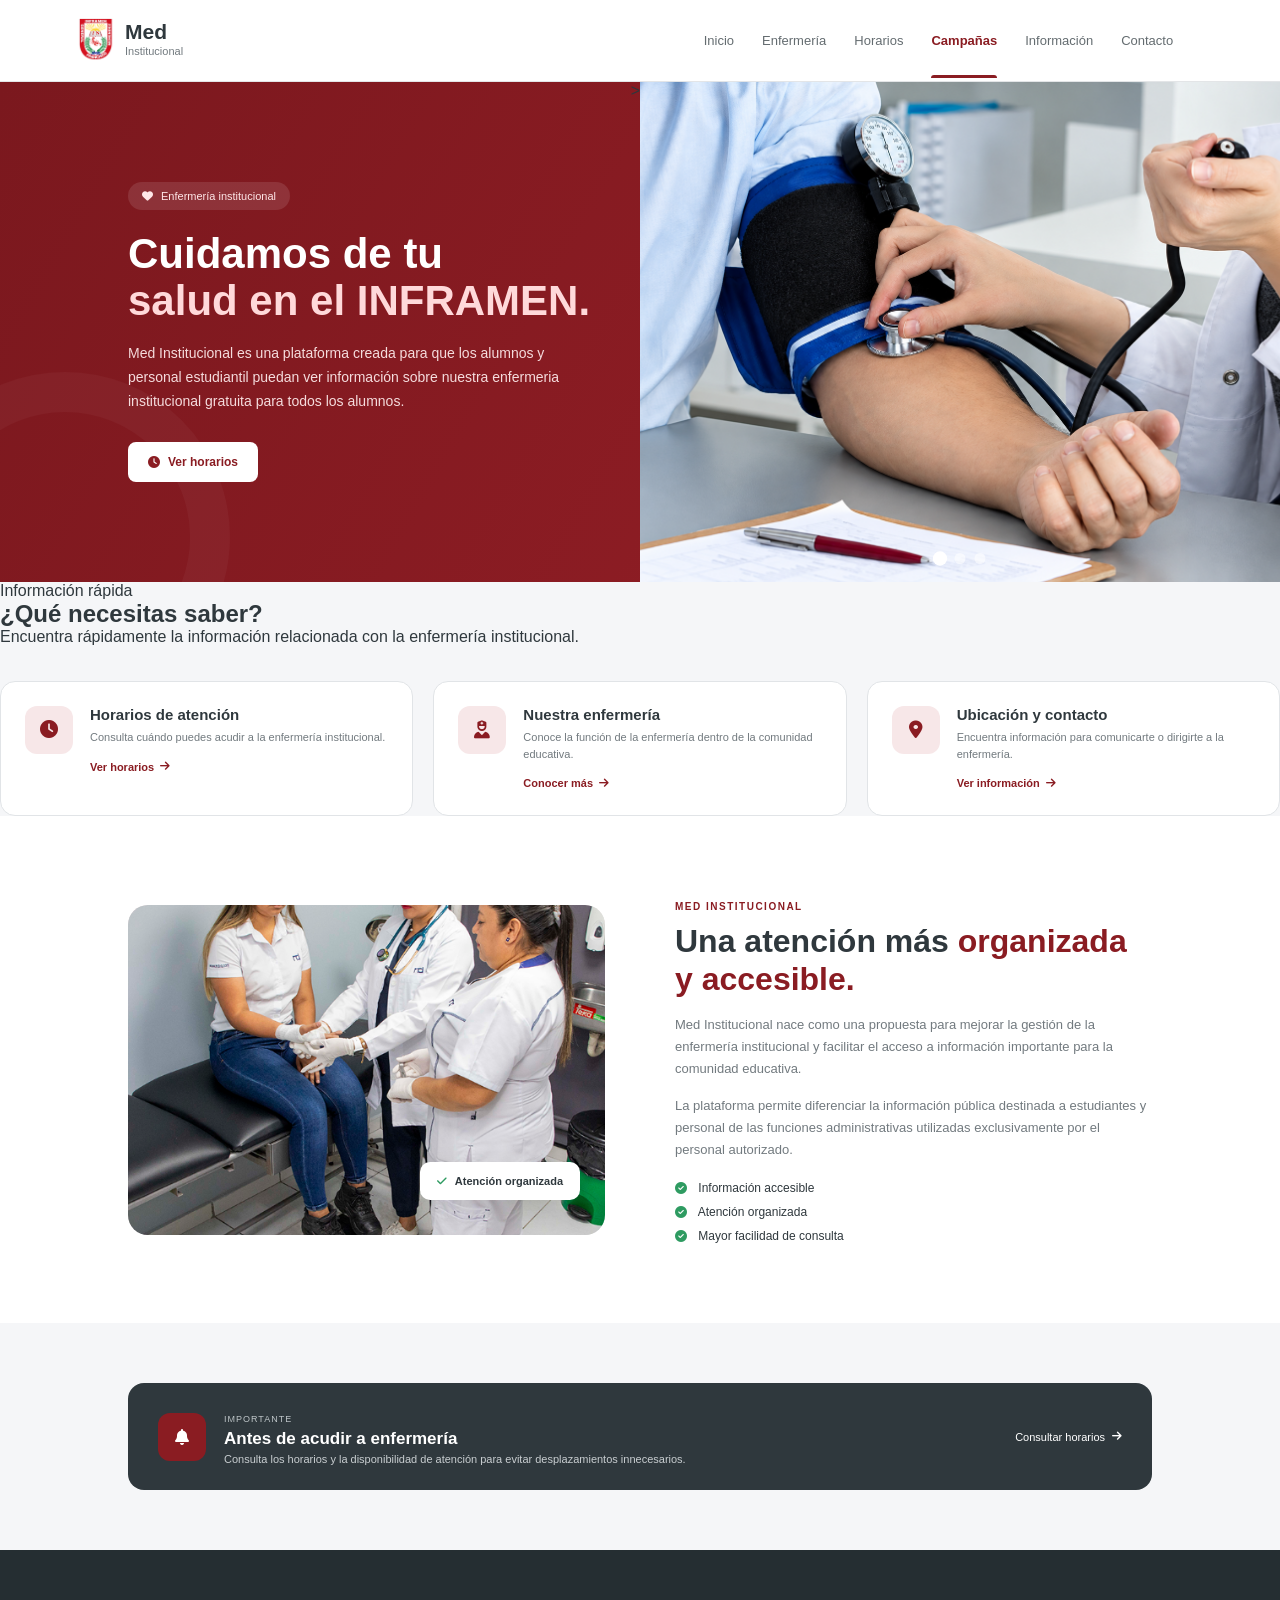
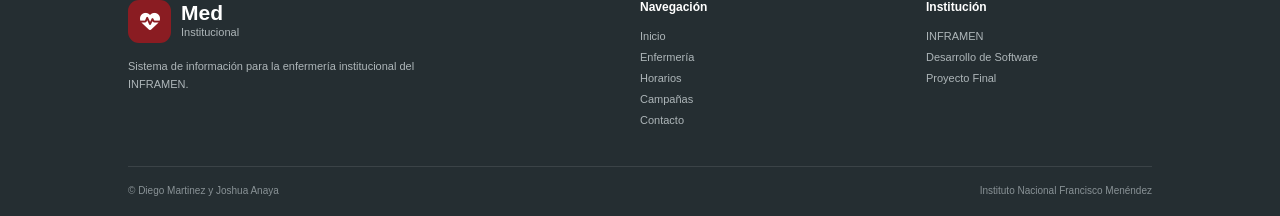
<file: index.html>
<!DOCTYPE html>
<html lang="es">

<head>
    <meta charset="UTF-8">
    <meta name="viewport" content="width=device-width, initial-scale=1.0">
    <title>Med Institucional | INFRAMEN</title>
    <link rel="stylesheet" href="style_principal.css">
    <!-- Font Awesome -->
    <link rel="stylesheet" href="https://cdnjs.cloudflare.com/ajax/libs/font-awesome/6.5.2/css/all.min.css">
</head>
<script src="menu.js"></script>
    <script>
document.addEventListener('DOMContentLoaded', function () {
    var carrusel = document.getElementById('heroCarousel');
    var contenedorPuntos = document.getElementById('heroDots');
    if (!carrusel || !contenedorPuntos) return;

    var slides = carrusel.querySelectorAll('.hero-slide');
    var actual = 0;
    var intervalo;

    // Crear un punto por cada imagen
    slides.forEach(function (_, i) {
        var punto = document.createElement('button');
        punto.setAttribute('aria-label', 'Ir a la imagen ' + (i + 1));
        punto.addEventListener('click', function () {
            mostrar(i);
            reiniciar();
        });
        contenedorPuntos.appendChild(punto);
    });

    var puntos = contenedorPuntos.querySelectorAll('button');

    function mostrar(n) {
        slides[actual].classList.remove('active');
        puntos[actual].classList.remove('active');
        actual = n;
        slides[actual].classList.add('active');
        puntos[actual].classList.add('active');
    }

    function siguiente() {
        mostrar((actual + 1) % slides.length);
    }

    function reiniciar() {
        clearInterval(intervalo);
        intervalo = setInterval(siguiente, 4000);
    }

    puntos[0].classList.add('active');
    intervalo = setInterval(siguiente, 4000);
});
</script>
<body>

    <!-- ==========================
         NAVEGACIÓN
    =========================== -->

<header class="navbar">
    <div class="logo">
        <img src="logo_inframen.png" alt="Logo Med Institucional" class="logo-img">
        <div class="logo-text"><h2>Med</h2><span>Institucional</span></div>
    </div>

    <nav class="nav-menu" id="navMenu">
        <a href="pantalla_principal.html">Inicio</a>
        <a href="enfermeria.html">Enfermería</a>
        <a href="horarios.html">Horarios</a>
        <a href="campañas.html" class="active">Campañas</a>
        <a href="pantalla_principal.html#informacion">Información</a>
        <a href="contacto.html">Contacto</a>
      
    </nav>

   

    <button class="menu-toggle" id="menuToggle" aria-label="Abrir menú" aria-expanded="false">
        <i class="fa-solid fa-bars"></i>
    </button>
</header>

<div class="menu-overlay" id="menuOverlay"></div>


    <!-- ==========================
         HERO PRINCIPAL
    =========================== -->

    <main>

        <section class="hero">

            <div class="hero-content">

                <div class="welcome-tag">
                    <i class="fa-solid fa-heart"></i>
                    Enfermería institucional
                </div>

                <h1>
                    Cuidamos de tu
                    <span>salud en el INFRAMEN.</span>
                </h1>

                <p>
                    Med Institucional es una plataforma creada para
                    que los alumnos y personal estudiantil puedan ver información sobre nuestra 
                    enfermeria institucional gratuita para todos los alumnos.
                </p>

                <div class="hero-buttons">
                    <a href="horarios.html" class="btn-primary">
                        <i class="fa-solid fa-clock"></i>
                        Ver horarios
                    </a>
                </div>

            </div>


         >

          <!-- CARRUSEL DE IMÁGENES (50% DERECHO) -->

<div class="hero-card-container hero-carousel" id="heroCarousel">
    <img src="imagen_doctor.png" alt="Enfermería INFRAMEN 1" class="hero-slide active">
    <img src="donacion.png" alt="Enfermería INFRAMEN 2" class="hero-slide">
    <img src="imagen2.png" alt="Enfermería INFRAMEN 3" class="hero-slide">

    <div class="hero-dots" id="heroDots"></div>
</div>
        </section>


        <!-- ==========================
             ACCESOS RÁPIDOS
        =========================== -->

        <section class="quick-section">

            <div class="section-title">
                <span>Información rápida</span>
                <h2>¿Qué necesitas saber?</h2>
                <p>
                    Encuentra rápidamente la información
                    relacionada con la enfermería institucional.
                </p>
            </div>

            <div class="quick-grid">

                <a href="horarios.html" class="info-card">
                    <div class="info-icon">
                        <i class="fa-solid fa-clock"></i>
                    </div>
                    <div class="info-card-content">
                        <h3>Horarios de atención</h3>
                        <p>
                            Consulta cuándo puedes acudir
                            a la enfermería institucional.
                        </p>
                        <span>
                            Ver horarios
                            <i class="fa-solid fa-arrow-right"></i>
                        </span>
                    </div>
                </a>

                <a href="enfermeria.html" class="info-card">
                    <div class="info-icon">
                        <i class="fa-solid fa-user-nurse"></i>
                    </div>
                    <div class="info-card-content">
                        <h3>Nuestra enfermería</h3>
                        <p>
                            Conoce la función de la enfermería
                            dentro de la comunidad educativa.
                        </p>
                        <span>
                            Conocer más
                            <i class="fa-solid fa-arrow-right"></i>
                        </span>
                    </div>
                </a>

                <a href="contacto.html" class="info-card">
                    <div class="info-icon">
                        <i class="fa-solid fa-location-dot"></i>
                    </div>
                    <div class="info-card-content">
                        <h3>Ubicación y contacto</h3>
                        <p>
                            Encuentra información para comunicarte
                            o dirigirte a la enfermería.
                        </p>
                        <span>
                            Ver información
                            <i class="fa-solid fa-arrow-right"></i>
                        </span>
                    </div>
                </a>

            </div>

        </section>


   


        <!-- ==========================
             INFORMACIÓN
        =========================== -->

        <section class="about-section" id="informacion">

<div class="about-image">
    <img src="doctores_revisando.png" alt="Atención en la enfermería del INFRAMEN" class="about-photo">
    <div class="floating-card">
        <i class="fa-solid fa-check"></i>
        Atención organizada
    </div>
</div>

            <div class="about-content">
                <span class="section-label">MED INSTITUCIONAL</span>
                <h2>
                    Una atención más
                    <span>organizada y accesible.</span>
                </h2>
                <p>
                    Med Institucional nace como una propuesta para
                    mejorar la gestión de la enfermería institucional
                    y facilitar el acceso a información importante
                    para la comunidad educativa.
                </p>
                <p>
                    La plataforma permite diferenciar la información
                    pública destinada a estudiantes y personal de las
                    funciones administrativas utilizadas exclusivamente
                    por el personal autorizado.
                </p>

                <div class="benefits">
                    <div>
                        <i class="fa-solid fa-circle-check"></i>
                        Información accesible
                    </div>
                    <div>
                        <i class="fa-solid fa-circle-check"></i>
                        Atención organizada
                    </div>
                    <div>
                        <i class="fa-solid fa-circle-check"></i>
                        Mayor facilidad de consulta
                    </div>
                </div>
            </div>

        </section>


        <!-- ==========================
             AVISO DESTACADO
        =========================== -->

        <section class="notice">

            <div class="notice-icon">
                <i class="fa-solid fa-bell"></i>
            </div>

            <div class="notice-content">
                <span>IMPORTANTE</span>
                <h2>Antes de acudir a enfermería</h2>
                <p>
                    Consulta los horarios y la disponibilidad
                    de atención para evitar desplazamientos
                    innecesarios.
                </p>
            </div>

            <a href="horarios.html">
                Consultar horarios
                <i class="fa-solid fa-arrow-right"></i>
            </a>

        </section>

    </main>


    <!-- ==========================
         FOOTER
    =========================== -->

    <footer>

        <div class="footer-main">

            <div class="footer-brand">
                <div class="logo footer-logo">
                    <div class="logo-icon">
                        <i class="fa-solid fa-heart-pulse"></i>
                    </div>
                    <div class="logo-text">
                        <h2>Med</h2>
                        <span>Institucional</span>
                    </div>
                </div>
                <p>
                    Sistema de información para la
                    enfermería institucional del INFRAMEN.
                </p>
            </div>

            <div class="footer-links">
                <h3>Navegación</h3>
                <a href="pantalla_principal.html">Inicio</a>
                <a href="enfermeria.html">Enfermería</a>
                <a href="horarios.html">Horarios</a>
                <a href="campañas.html">Campañas</a>
                <a href="contacto.html">Contacto</a>
            </div>

            <div class="footer-links">
                <h3>Institución</h3>
                <span>INFRAMEN</span>
                <span>Desarrollo de Software</span>
                <span>Proyecto Final</span>
            </div>

        </div>

        <div class="footer-bottom">
            <span>© Diego Martinez y Joshua Anaya</span>
            <span>Instituto Nacional Francisco Menéndez</span>
        </div>

    </footer>

</body>
</html>
</file>
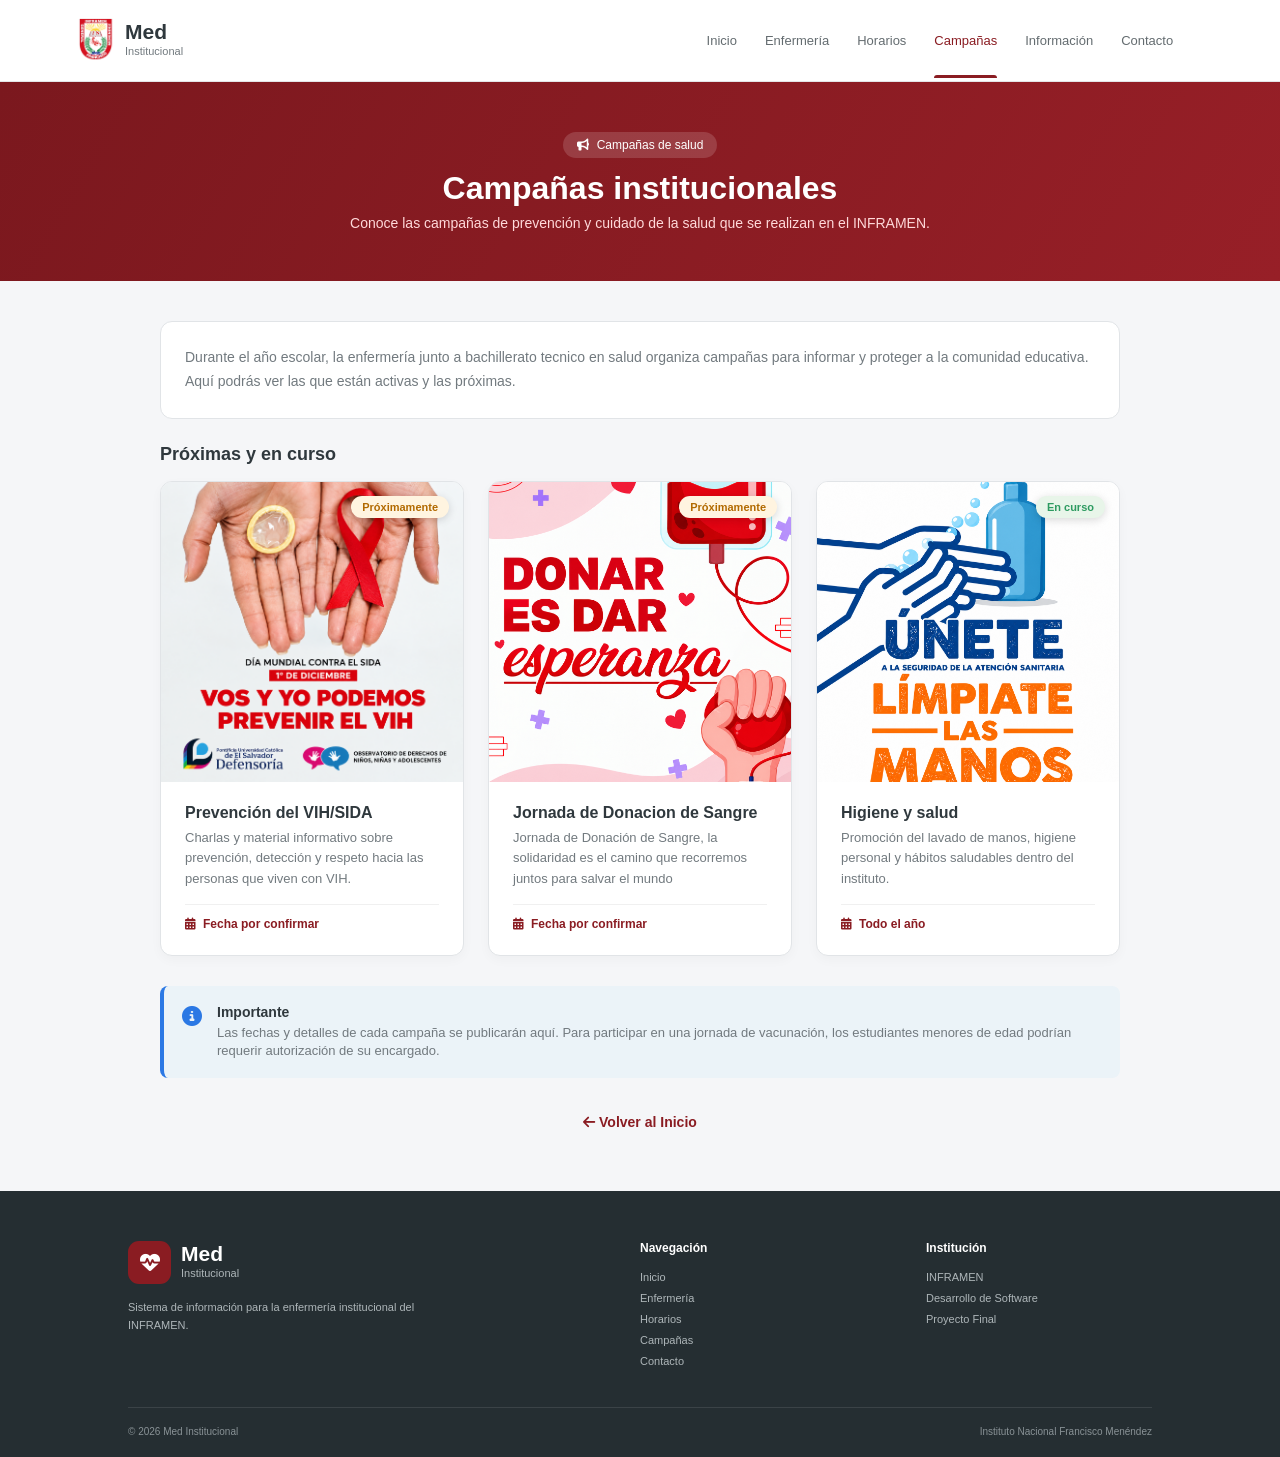
<file: campañas.html>
<!DOCTYPE html>
<html lang="es">
<head>
    <meta charset="UTF-8">
    <meta name="viewport" content="width=device-width, initial-scale=1.0">
    <title>Campañas | Med Institucional</title>
    <link rel="stylesheet" href="style_campañas.css">
    <link rel="stylesheet" href="https://cdnjs.cloudflare.com/ajax/libs/font-awesome/6.5.2/css/all.min.css">
</head>
    <script src="menu.js"></script>
<body>

    <!-- NAVEGACIÓN -->
<header class="navbar">
    <div class="logo">
       <img src="logo_inframen.png" alt="Logo Med Institucional" class="logo-img">
        <div class="logo-text"><h2>Med</h2><span>Institucional</span></div>
    </div>

    <nav class="nav-menu" id="navMenu">
        <a href="pantalla_principal.html">Inicio</a>
        <a href="enfermeria.html">Enfermería</a>
        <a href="horarios.html">Horarios</a>
        <a href="campañas.html" class="active">Campañas</a>
        <a href="pantalla_principal.html#informacion">Información</a>
        <a href="contacto.html">Contacto</a>
    </nav>


    <button class="menu-toggle" id="menuToggle" aria-label="Abrir menú" aria-expanded="false">
        <i class="fa-solid fa-bars"></i>
    </button>
</header>

<div class="menu-overlay" id="menuOverlay"></div>

    <main>

        <!-- ENCABEZADO -->
        <section class="page-header">
            <span class="badge"><i class="fa-solid fa-bullhorn"></i> Campañas de salud</span>
            <h1>Campañas institucionales</h1>
            <p>Conoce las campañas de prevención y cuidado de la salud que se realizan en el INFRAMEN.</p>
        </section>

        <section class="content">

            <div class="intro">Durante el año escolar, la enfermería junto a bachillerato tecnico en salud organiza campañas para informar y proteger a la comunidad educativa. Aquí podrás ver las que están activas y las próximas.</div>

            <h2 class="group-title">Próximas y en curso</h2>

            <div class="grid">

                <!-- CAMPAÑA 1 -->
                <div class="card campaign">
                    <span class="tag soon">Próximamente</span>
                    <div class="vih.png">
                        <img src="vih.png" alt="Afiche campaña prevención del VIH/SIDA">
                    </div>
                    <div class="campaign-body">
                        <h3>Prevención del VIH/SIDA</h3>
                        <p>Charlas y material informativo sobre prevención, detección y respeto hacia las personas que viven con VIH.</p>
                        <div class="date"><i class="fa-solid fa-calendar-days"></i> Fecha por confirmar</div>
                    </div>
                </div>

                <!-- CAMPAÑA 2 -->
                <div class="card campaign">
                    <span class="tag soon">Próximamente</span>
                    <div class="campaign-img">
                        <img src="donacion.png" alt="Afiche jornada de vacunación">
                    </div>
                    <div class="campaign-body">
                        <h3>Jornada de Donacion de Sangre</h3>
                        <p>Jornada de Donación de Sangre, la solidaridad es el camino que recorremos juntos
                            para salvar el mundo </p>
                        <div class="date"><i class="fa-solid fa-calendar-days"></i> Fecha por confirmar</div>
                    </div>
                </div>

                <!-- CAMPAÑA 3 -->
                <div class="card campaign">
                    <span class="tag active">En curso</span>
                    <div class="campaign-img">
                        <img src="limpio.png" alt="Afiche campaña de higiene y salud">
                    </div>
                    <div class="campaign-body">
                        <h3>Higiene y salud</h3>
                        <p>Promoción del lavado de manos, higiene personal y hábitos saludables dentro del instituto.</p>
                        <div class="date"><i class="fa-solid fa-calendar-days"></i> Todo el año</div>
                    </div>
                </div>

            </div>

            <div class="info-box">
                <i class="fa-solid fa-circle-info"></i>
                <div>
                    <h4>Importante</h4>
                    <p>Las fechas y detalles de cada campaña se publicarán aquí. Para participar en una jornada de vacunación, los estudiantes menores de edad podrían requerir autorización de su encargado.</p>
                </div>
            </div>

            <div class="back-container">
                <a href="pantalla_principal.html" class="btn-back"><i class="fa-solid fa-arrow-left"></i> Volver al Inicio</a>
            </div>

        </section>
    </main>

    <!-- FOOTER -->
    <footer>
        <div class="footer-main">
            <div class="footer-brand">
                <div class="logo footer-logo">
                    <div class="logo-icon"><i class="fa-solid fa-heart-pulse"></i></div>
                    <div class="logo-text"><h2>Med</h2><span>Institucional</span></div>
                </div>
                <p>Sistema de información para la enfermería institucional del INFRAMEN.</p>
            </div>
            <div class="footer-links">
                <h3>Navegación</h3>
                <a href="pantalla_principal.html">Inicio</a>
                <a href="enfermeria.html">Enfermería</a>
                <a href="horarios.html">Horarios</a>
                <a href="campañas.html">Campañas</a>
                <a href="contacto.html">Contacto</a>
            </div>
            <div class="footer-links">
                <h3>Institución</h3>
                <span>INFRAMEN</span>
                <span>Desarrollo de Software</span>
                <span>Proyecto Final</span>
            </div>
        </div>
        <div class="footer-bottom">
            <span>© 2026 Med Institucional</span>
            <span>Instituto Nacional Francisco Menéndez</span>
        </div>
    </footer>

</body>
</html>
</file>
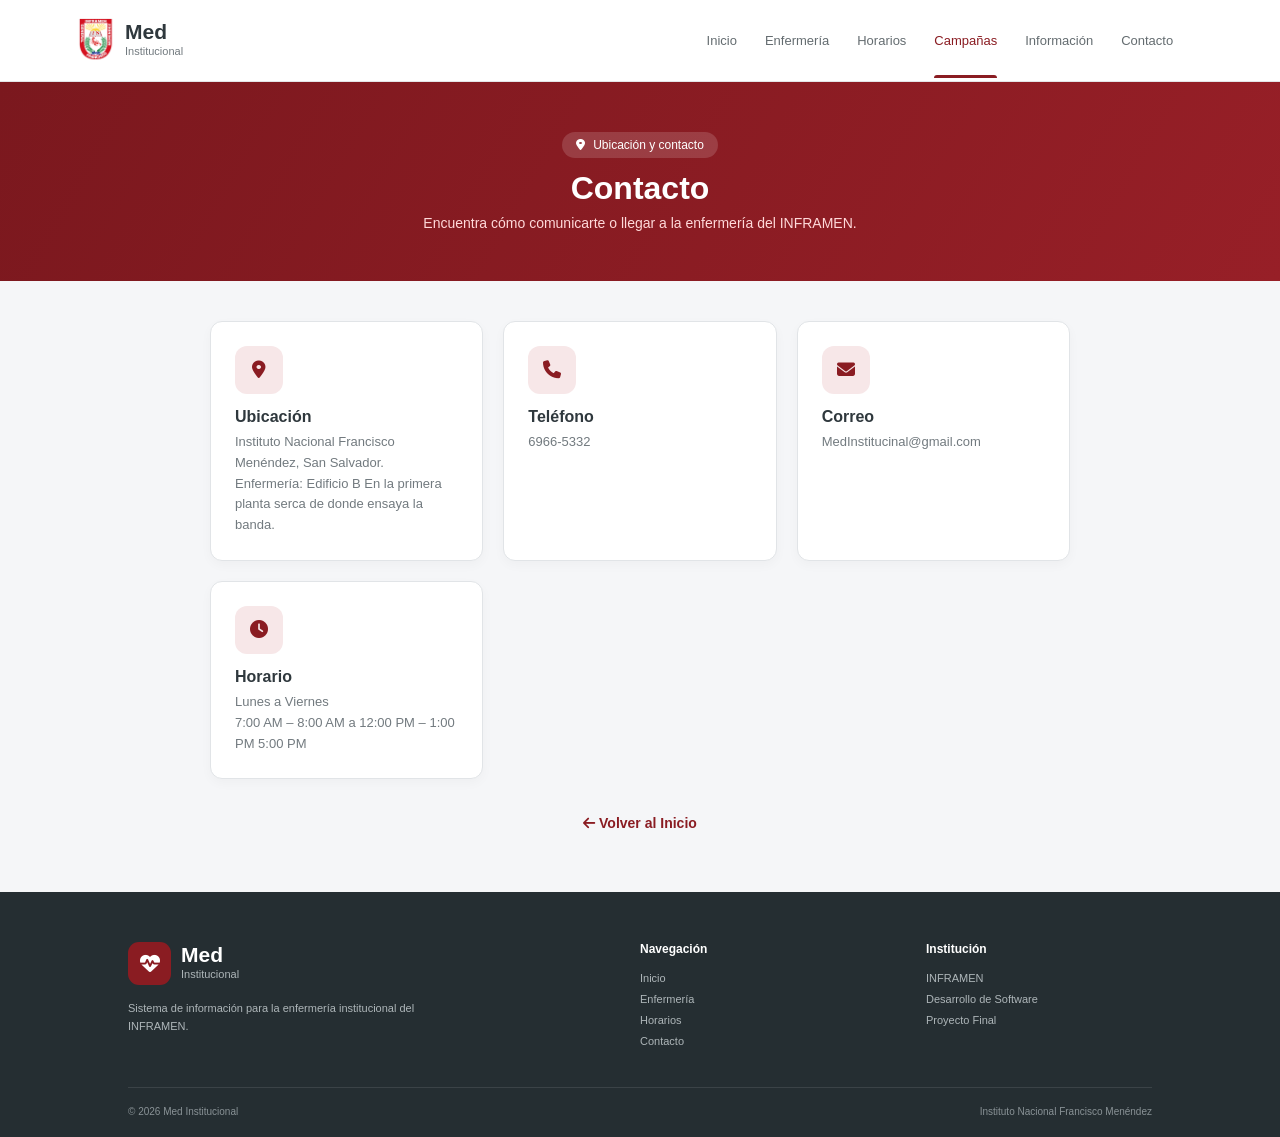
<file: contacto.html>
<!DOCTYPE html>
<html lang="es">
<head>
    <meta charset="UTF-8">
    <meta name="viewport" content="width=device-width, initial-scale=1.0">
    <title>Contacto | Med Institucional</title>
    <link rel="stylesheet" href="style_contacto.css">
    <link rel="stylesheet" href="https://cdnjs.cloudflare.com/ajax/libs/font-awesome/6.5.2/css/all.min.css">
</head>
    <script src="menu.js"></script>
<body>
 <header class="navbar">
    <div class="logo">
        <img src="logo_inframen.png" alt="Logo Med Institucional" class="logo-img">
        <div class="logo-text"><h2>Med</h2><span>Institucional</span></div>
    </div>

    <nav class="nav-menu" id="navMenu">
        <a href="pantalla_principal.html">Inicio</a>
        <a href="enfermeria.html">Enfermería</a>
        <a href="horarios.html">Horarios</a>
        <a href="campañas.html" class="active">Campañas</a>
        <a href="pantalla_principal.html#informacion">Información</a>
        <a href="contacto.html">Contacto</a>
    </nav>


    <button class="menu-toggle" id="menuToggle" aria-label="Abrir menú" aria-expanded="false">
        <i class="fa-solid fa-bars"></i>
    </button>
</header>

<div class="menu-overlay" id="menuOverlay"></div>
    <main>
        <section class="page-header">
            <span class="badge"><i class="fa-solid fa-location-dot"></i> Ubicación y contacto</span>
            <h1>Contacto</h1>
            <p>Encuentra cómo comunicarte o llegar a la enfermería del INFRAMEN.</p>
        </section>
        <section class="content">
            <div class="grid">
                <div class="card"><div class="icon"><i class="fa-solid fa-location-dot"></i></div><h3>Ubicación</h3><p>Instituto Nacional Francisco Menéndez, San Salvador.<br>Enfermería: Edificio B En la primera planta serca de donde ensaya la banda.</p></div>
                <div class="card"><div class="icon"><i class="fa-solid fa-phone"></i></div><h3>Teléfono</h3><p>
                    6966-5332</p></div>
                <div class="card"><div class="icon"><i class="fa-solid fa-envelope"></i></div><h3>Correo</h3><p>MedInstitucinal@gmail.com</p></div>
                <div class="card"><div class="icon"><i class="fa-solid fa-clock"></i></div><h3>Horario</h3><p>Lunes a Viernes<br>7:00 AM – 8:00 AM a 12:00 PM – 1:00 PM 5:00 PM</p></div>
            </div>
            <div class="back-container"><a href="pantalla_principal.html" class="btn-back"><i class="fa-solid fa-arrow-left"></i> Volver al Inicio</a></div>
        </section>
    </main>
    <footer>
        <div class="footer-main">
            <div class="footer-brand">
                <div class="logo footer-logo">
                    <div class="logo-icon"><i class="fa-solid fa-heart-pulse"></i></div>
                    <div class="logo-text"><h2>Med</h2><span>Institucional</span></div>
                </div>
                <p>Sistema de información para la enfermería institucional del INFRAMEN.</p>
            </div>
            <div class="footer-links">
                <h3>Navegación</h3>
                <a href="pantalla_principal.html">Inicio</a>
                <a href="enfermeria.html">Enfermería</a>
                <a href="horarios.html">Horarios</a>
                <a href="contacto.html">Contacto</a>
            </div>
            <div class="footer-links">
                <h3>Institución</h3>
                <span>INFRAMEN</span>
                <span>Desarrollo de Software</span>
                <span>Proyecto Final</span>
            </div>
        </div>
        <div class="footer-bottom">
            <span>© 2026 Med Institucional</span>
            <span>Instituto Nacional Francisco Menéndez</span>
        </div>
    </footer>
</body>
</html>
</file>
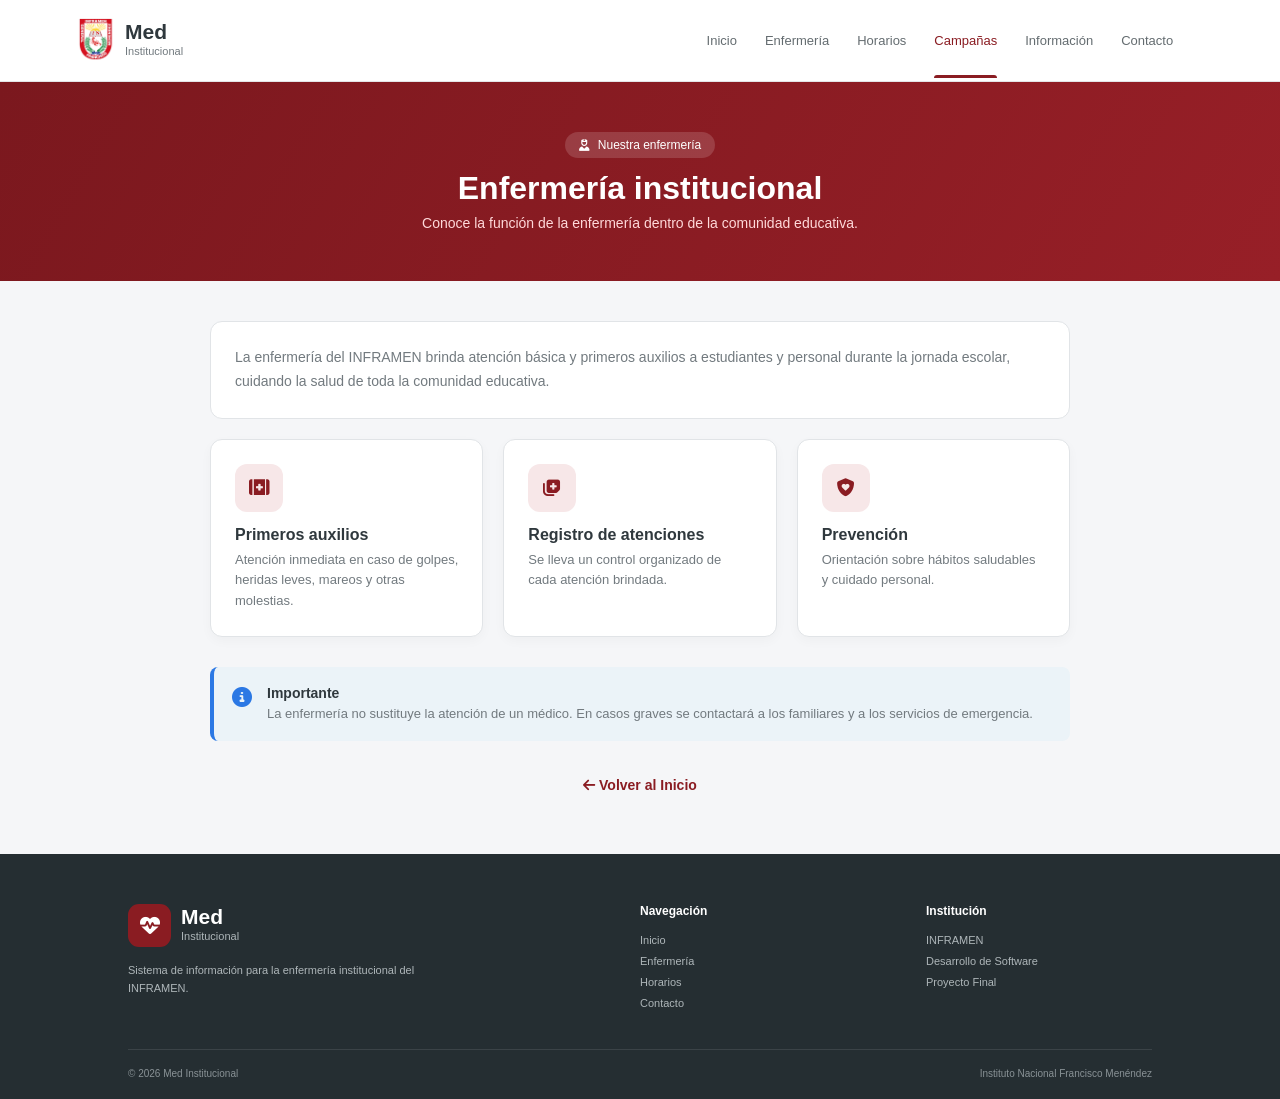
<file: enfermeria.html>
<!DOCTYPE html>
<html lang="es">
<head>
    <meta charset="UTF-8">
    <meta name="viewport" content="width=device-width, initial-scale=1.0">
    <title>Enfermería | Med Institucional</title>
    <link rel="stylesheet" href="style_enfermeria.css">
    <link rel="stylesheet" href="https://cdnjs.cloudflare.com/ajax/libs/font-awesome/6.5.2/css/all.min.css">
</head>
    <script src="menu.js"></script>
<body>
 <header class="navbar">
    <div class="logo">
        <img src="logo_inframen.png" alt="Logo Med Institucional" class="logo-img">
        <div class="logo-text"><h2>Med</h2><span>Institucional</span></div>
    </div>

    <nav class="nav-menu" id="navMenu">
        <a href="pantalla_principal.html">Inicio</a>
        <a href="enfermeria.html">Enfermería</a>
        <a href="horarios.html">Horarios</a>
        <a href="campañas.html" class="active">Campañas</a>
        <a href="pantalla_principal.html#informacion">Información</a>
        <a href="contacto.html">Contacto</a>
    </nav>


    <button class="menu-toggle" id="menuToggle" aria-label="Abrir menú" aria-expanded="false">
        <i class="fa-solid fa-bars"></i>
    </button>
</header>

<div class="menu-overlay" id="menuOverlay"></div>
    <main>
        <section class="page-header">
            <span class="badge"><i class="fa-solid fa-user-nurse"></i> Nuestra enfermería</span>
            <h1>Enfermería institucional</h1>
            <p>Conoce la función de la enfermería dentro de la comunidad educativa.</p>
        </section>
        <section class="content">
            <div class="intro">La enfermería del INFRAMEN brinda atención básica y primeros auxilios a estudiantes y personal durante la jornada escolar, cuidando la salud de toda la comunidad educativa.</div>
            <div class="grid">
                <div class="card"><div class="icon"><i class="fa-solid fa-kit-medical"></i></div><h3>Primeros auxilios</h3><p>Atención inmediata en caso de golpes, heridas leves, mareos y otras molestias.</p></div>
                <div class="card"><div class="icon"><i class="fa-solid fa-notes-medical"></i></div><h3>Registro de atenciones</h3><p>Se lleva un control organizado de cada atención brindada.</p></div>
                <div class="card"><div class="icon"><i class="fa-solid fa-shield-heart"></i></div><h3>Prevención</h3><p>Orientación sobre hábitos saludables y cuidado personal.</p></div>
            </div>
            <div class="info-box"><i class="fa-solid fa-circle-info"></i><div><h4>Importante</h4><p>La enfermería no sustituye la atención de un médico. En casos graves se contactará a los familiares y a los servicios de emergencia.</p></div></div>
            <div class="back-container"><a href="pantalla_principal.html" class="btn-back"><i class="fa-solid fa-arrow-left"></i> Volver al Inicio</a></div>
        </section>
    </main>
    <footer>
        <div class="footer-main">
            <div class="footer-brand">
                <div class="logo footer-logo">
                    <div class="logo-icon"><i class="fa-solid fa-heart-pulse"></i></div>
                    <div class="logo-text"><h2>Med</h2><span>Institucional</span></div>
                </div>
                <p>Sistema de información para la enfermería institucional del INFRAMEN.</p>
            </div>
            <div class="footer-links">
                <h3>Navegación</h3>
                <a href="pantalla_principal.html">Inicio</a>
                <a href="enfermeria.html">Enfermería</a>
                <a href="horarios.html">Horarios</a>
                <a href="contacto.html">Contacto</a>
            </div>
            <div class="footer-links">
                <h3>Institución</h3>
                <span>INFRAMEN</span>
                <span>Desarrollo de Software</span>
                <span>Proyecto Final</span>
            </div>
        </div>
        <div class="footer-bottom">
            <span>© 2026 Med Institucional</span>
            <span>Instituto Nacional Francisco Menéndez</span>
        </div>
    </footer>
</body>
</html>
</file>
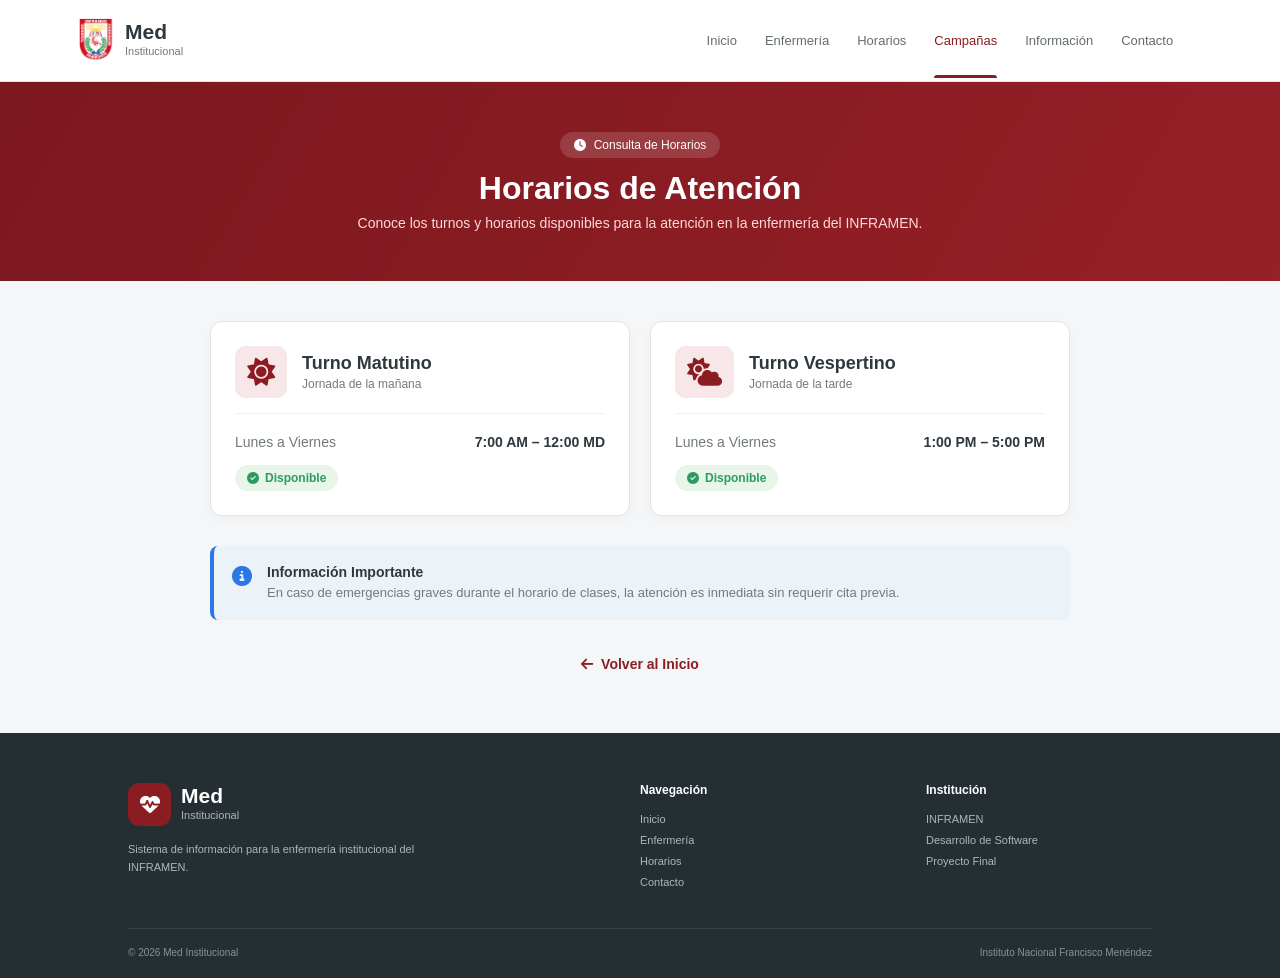
<file: horarios.html>
<!DOCTYPE html>
<html lang="es">

<head>
    <meta charset="UTF-8">
    <meta name="viewport" content="width=device-width, initial-scale=1.0">
    <title>Horarios de Atención | Med Institucional</title>
    <link rel="stylesheet" href="style_horarios.css">
    <!-- Font Awesome -->
    <link rel="stylesheet" href="https://cdnjs.cloudflare.com/ajax/libs/font-awesome/6.5.2/css/all.min.css">
</head>
<script src="menu.js"></script>
<body>

    <!-- ==========================
         NAVEGACIÓN
    =========================== -->
<header class="navbar">
    <div class="logo">
        <img src="logo_inframen.png" alt="Logo Med Institucional" class="logo-img">
        <div class="logo-text"><h2>Med</h2><span>Institucional</span></div>
    </div>

    <nav class="nav-menu" id="navMenu">
        <a href="pantalla_principal.html">Inicio</a>
        <a href="enfermeria.html">Enfermería</a>
        <a href="horarios.html">Horarios</a>
        <a href="campañas.html" class="active">Campañas</a>
        <a href="pantalla_principal.html#informacion">Información</a>
        <a href="contacto.html">Contacto</a>
    </nav>

    <button class="menu-toggle" id="menuToggle" aria-label="Abrir menú" aria-expanded="false">
        <i class="fa-solid fa-bars"></i>
    </button>
</header>

<div class="menu-overlay" id="menuOverlay"></div>
    <!-- ==========================
         ENCABEZADO DE SECCIÓN
    =========================== -->
    <main>
        <section class="page-header">
            <div class="header-content">
                <span class="badge"><i class="fa-solid fa-clock"></i> Consulta de Horarios</span>
                <h1>Horarios de Atención</h1>
                <p>Conoce los turnos y horarios disponibles para la atención en la enfermería del INFRAMEN.</p>
            </div>
        </section>

        <!-- ==========================
             HORARIOS Y DISPONIBILIDAD
        =========================== -->
        <section class="schedule-container">

            <div class="schedule-grid">
                <!-- TURNO MAÑANA -->
                <div class="schedule-card">
                    <div class="card-header">
                        <i class="fa-solid fa-sun icon-turn"></i>
                        <div>
                            <h3>Turno Matutino</h3>
                            <span>Jornada de la mañana</span>
                        </div>
                    </div>
                    <div class="card-body">
                        <div class="time-row">
                            <span>Lunes a Viernes</span>
                            <strong>7:00 AM – 12:00 MD</strong>
                        </div>
                        <div class="status-badge available">
                            <i class="fa-solid fa-circle-check"></i> Disponible
                        </div>
                    </div>
                </div>

                <!-- TURNO TARDE -->
                <div class="schedule-card">
                    <div class="card-header">
                        <i class="fa-solid fa-cloud-sun icon-turn"></i>
                        <div>
                            <h3>Turno Vespertino</h3>
                            <span>Jornada de la tarde</span>
                        </div>
                    </div>
                    <div class="card-body">
                        <div class="time-row">
                            <span>Lunes a Viernes</span>
                            <strong>1:00 PM – 5:00 PM</strong>
                        </div>
                        <div class="status-badge available">
                            <i class="fa-solid fa-circle-check"></i> Disponible
                        </div>
                    </div>
                </div>
            </div>

            <!-- RECOMENDACIONES -->
            <div class="info-box">
                <i class="fa-solid fa-circle-info"></i>
                <div>
                    <h4>Información Importante</h4>
                    <p>En caso de emergencias graves durante el horario de clases, la atención es inmediata sin requerir cita previa.</p>
                </div>
            </div>

            <!-- BOTÓN REGRESO -->
            <div class="back-container">
                <a href="pantalla_principal.html" class="btn-back">
                    <i class="fa-solid fa-arrow-left"></i> Volver al Inicio
                </a>
            </div>

        </section>
    </main>

    <!-- ==========================
         FOOTER
    =========================== -->
    <footer>
        <div class="footer-main">
            <div class="footer-brand">
                <div class="logo footer-logo">
                    <div class="logo-icon">
                        <i class="fa-solid fa-heart-pulse"></i>
                    </div>
                    <div class="logo-text">
                        <h2>Med</h2>
                        <span>Institucional</span>
                    </div>
                </div>
                <p>Sistema de información para la enfermería institucional del INFRAMEN.</p>
            </div>

            <div class="footer-links">
                <h3>Navegación</h3>
                <a href="pantalla_principal.html">Inicio</a>
                <a href="enfermeria.html">Enfermería</a>
                <a href="horarios.html">Horarios</a>
                <a href="contacto.html">Contacto</a>
            </div>

            <div class="footer-links">
                <h3>Institución</h3>
                <span>INFRAMEN</span>
                <span>Desarrollo de Software</span>
                <span>Proyecto Final</span>
            </div>
        </div>

        <div class="footer-bottom">
            <span>© 2026 Med Institucional</span>
            <span>Instituto Nacional Francisco Menéndez</span>
        </div>
    </footer>

</body>
</html>
</file>
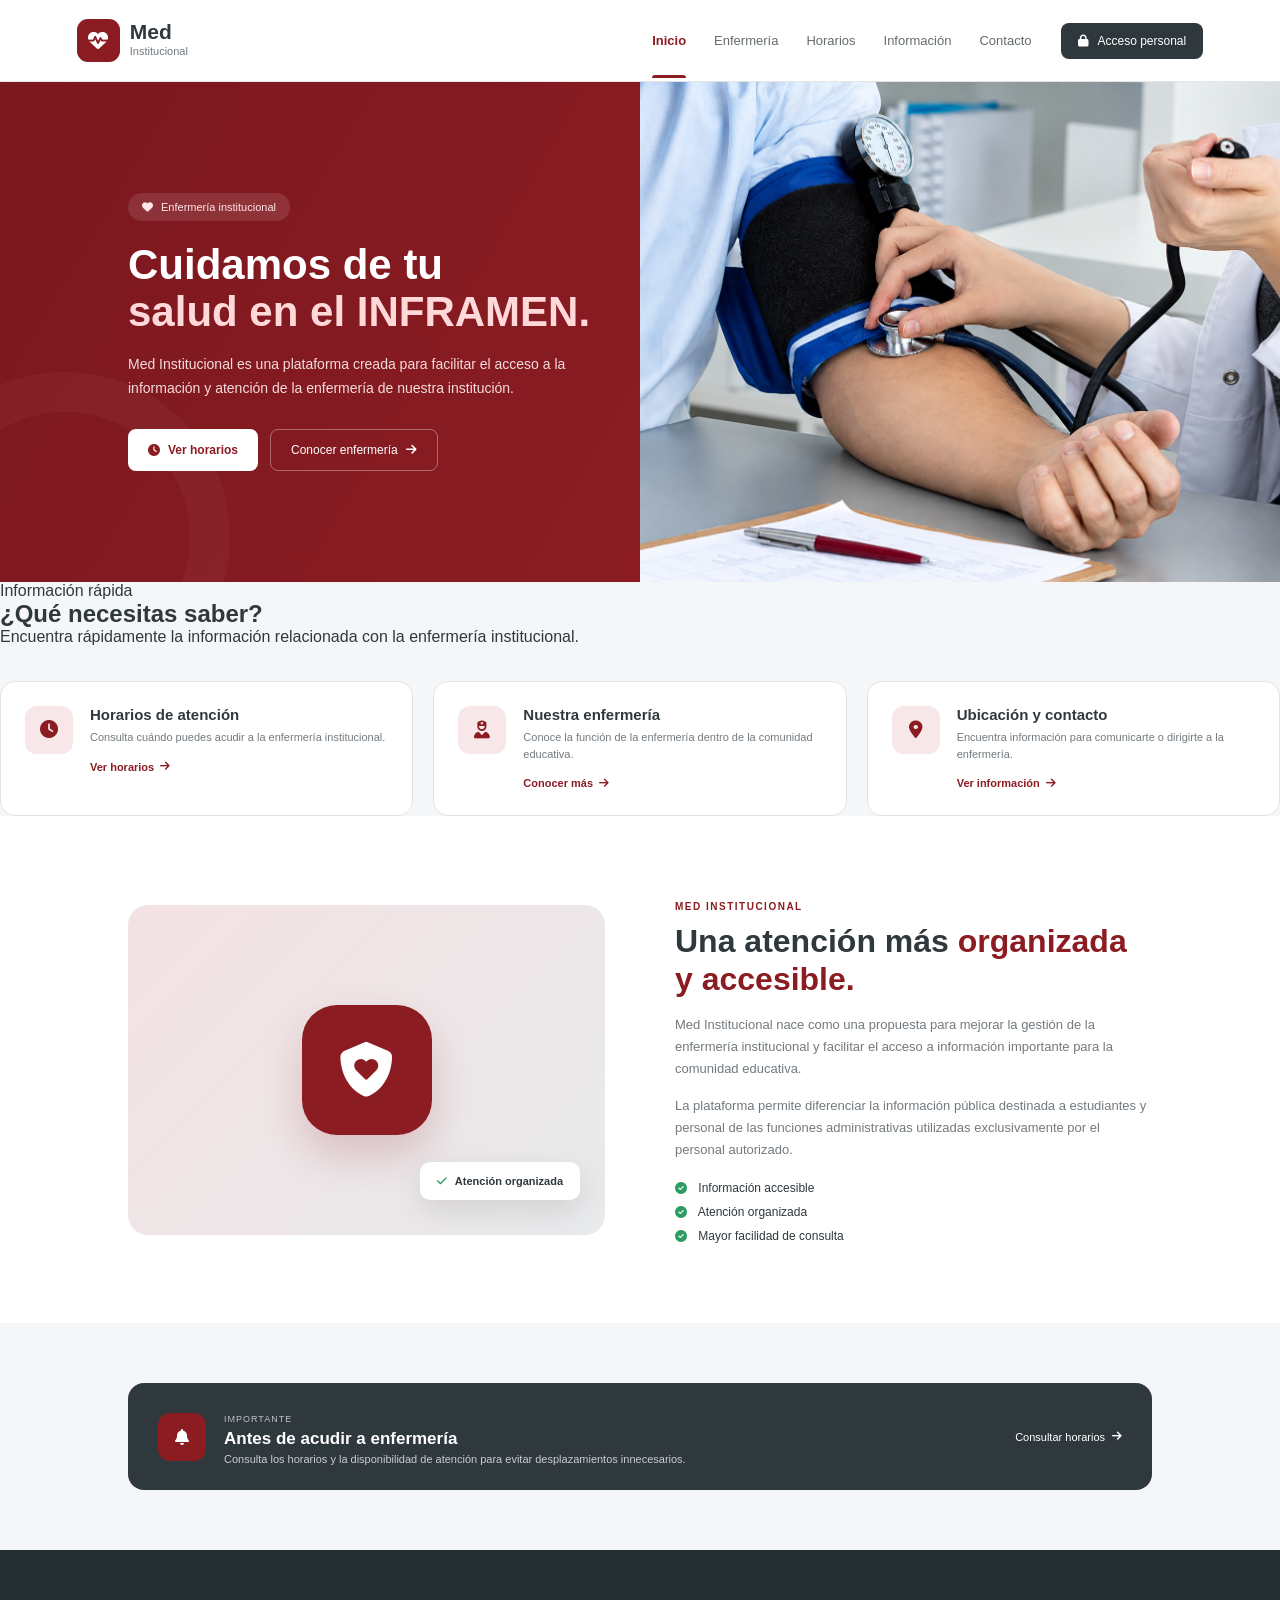
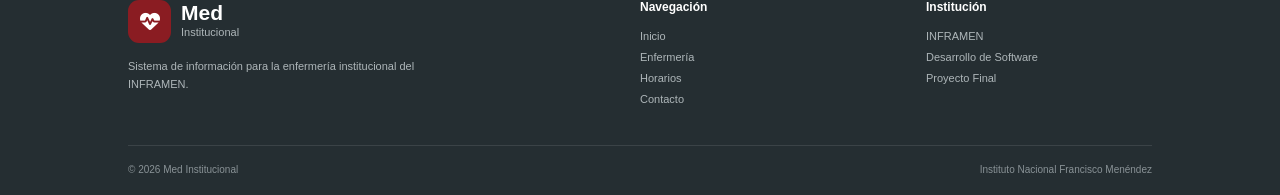
<file: pantalla_pricipal.html>
<!DOCTYPE html>
<html lang="es">

<head>
    <meta charset="UTF-8">
    <meta name="viewport" content="width=device-width, initial-scale=1.0">
    <title>Med Institucional | INFRAMEN</title>
    <link rel="stylesheet" href="style_principal.css">
    <!-- Font Awesome -->
    <link rel="stylesheet" href="https://cdnjs.cloudflare.com/ajax/libs/font-awesome/6.5.2/css/all.min.css">
</head>

<body>

    <!-- ==========================
         NAVEGACIÓN
    =========================== -->

    <header class="navbar">

        <div class="logo">
            <div class="logo-icon">
                <i class="fa-solid fa-heart-pulse"></i>
            </div>
            <div class="logo-text">
                <h2>Med</h2>
                <span>Institucional</span>
            </div>
        </div>

        <nav class="nav-menu">
            <a href="pantalla_principal.html" class="active">Inicio</a>
            <a href="enfermeria.html">Enfermería</a>
            <a href="horarios.html">Horarios</a>
            <a href="#informacion">Información</a>
            <a href="contacto.html">Contacto</a>
        </nav>

        <a href="#" class="staff-button">
            <i class="fa-solid fa-lock"></i>
            Acceso personal
        </a>

    </header>


    <!-- ==========================
         HERO PRINCIPAL
    =========================== -->

    <main>

        <section class="hero">

            <div class="hero-content">

                <div class="welcome-tag">
                    <i class="fa-solid fa-heart"></i>
                    Enfermería institucional
                </div>

                <h1>
                    Cuidamos de tu
                    <span>salud en el INFRAMEN.</span>
                </h1>

                <p>
                    Med Institucional es una plataforma creada para
                    facilitar el acceso a la información y atención
                    de la enfermería de nuestra institución.
                </p>

                <div class="hero-buttons">
                    <a href="horarios.html" class="btn-primary">
                        <i class="fa-solid fa-clock"></i>
                        Ver horarios
                    </a>

                    <a href="enfermeria.html" class="btn-outline">
                        Conocer enfermería
                        <i class="fa-solid fa-arrow-right"></i>
                    </a>
                </div>

            </div>


            <!-- CONTENEDOR DE IMAGEN (50% DERECHO) -->

            <div class="hero-card-container">
                <img src="imagen_doctor.png" alt="Enfermería INFRAMEN" class="hero-image">
            </div>

        </section>


        <!-- ==========================
             ACCESOS RÁPIDOS
        =========================== -->

        <section class="quick-section">

            <div class="section-title">
                <span>Información rápida</span>
                <h2>¿Qué necesitas saber?</h2>
                <p>
                    Encuentra rápidamente la información
                    relacionada con la enfermería institucional.
                </p>
            </div>

            <div class="quick-grid">

                <a href="horarios.html" class="info-card">
                    <div class="info-icon">
                        <i class="fa-solid fa-clock"></i>
                    </div>
                    <div class="info-card-content">
                        <h3>Horarios de atención</h3>
                        <p>
                            Consulta cuándo puedes acudir
                            a la enfermería institucional.
                        </p>
                        <span>
                            Ver horarios
                            <i class="fa-solid fa-arrow-right"></i>
                        </span>
                    </div>
                </a>

                <a href="enfermeria.html" class="info-card">
                    <div class="info-icon">
                        <i class="fa-solid fa-user-nurse"></i>
                    </div>
                    <div class="info-card-content">
                        <h3>Nuestra enfermería</h3>
                        <p>
                            Conoce la función de la enfermería
                            dentro de la comunidad educativa.
                        </p>
                        <span>
                            Conocer más
                            <i class="fa-solid fa-arrow-right"></i>
                        </span>
                    </div>
                </a>

                <a href="contacto.html" class="info-card">
                    <div class="info-icon">
                        <i class="fa-solid fa-location-dot"></i>
                    </div>
                    <div class="info-card-content">
                        <h3>Ubicación y contacto</h3>
                        <p>
                            Encuentra información para comunicarte
                            o dirigirte a la enfermería.
                        </p>
                        <span>
                            Ver información
                            <i class="fa-solid fa-arrow-right"></i>
                        </span>
                    </div>
                </a>

            </div>

        </section>


        <!-- ==========================
             INFORMACIÓN
        =========================== -->

        <section class="about-section" id="informacion">

            <div class="about-image">
                <div class="about-icon">
                    <i class="fa-solid fa-shield-heart"></i>
                </div>
                <div class="floating-card">
                    <i class="fa-solid fa-check"></i>
                    Atención organizada
                </div>
            </div>

            <div class="about-content">
                <span class="section-label">MED INSTITUCIONAL</span>
                <h2>
                    Una atención más
                    <span>organizada y accesible.</span>
                </h2>
                <p>
                    Med Institucional nace como una propuesta para
                    mejorar la gestión de la enfermería institucional
                    y facilitar el acceso a información importante
                    para la comunidad educativa.
                </p>
                <p>
                    La plataforma permite diferenciar la información
                    pública destinada a estudiantes y personal de las
                    funciones administrativas utilizadas exclusivamente
                    por el personal autorizado.
                </p>

                <div class="benefits">
                    <div>
                        <i class="fa-solid fa-circle-check"></i>
                        Información accesible
                    </div>
                    <div>
                        <i class="fa-solid fa-circle-check"></i>
                        Atención organizada
                    </div>
                    <div>
                        <i class="fa-solid fa-circle-check"></i>
                        Mayor facilidad de consulta
                    </div>
                </div>
            </div>

        </section>


        <!-- ==========================
             AVISO DESTACADO
        =========================== -->

        <section class="notice">

            <div class="notice-icon">
                <i class="fa-solid fa-bell"></i>
            </div>

            <div class="notice-content">
                <span>IMPORTANTE</span>
                <h2>Antes de acudir a enfermería</h2>
                <p>
                    Consulta los horarios y la disponibilidad
                    de atención para evitar desplazamientos
                    innecesarios.
                </p>
            </div>

            <a href="horarios.html">
                Consultar horarios
                <i class="fa-solid fa-arrow-right"></i>
            </a>

        </section>

    </main>


    <!-- ==========================
         FOOTER
    =========================== -->

    <footer>

        <div class="footer-main">

            <div class="footer-brand">
                <div class="logo footer-logo">
                    <div class="logo-icon">
                        <i class="fa-solid fa-heart-pulse"></i>
                    </div>
                    <div class="logo-text">
                        <h2>Med</h2>
                        <span>Institucional</span>
                    </div>
                </div>
                <p>
                    Sistema de información para la
                    enfermería institucional del INFRAMEN.
                </p>
            </div>

            <div class="footer-links">
                <h3>Navegación</h3>
                <a href="pantalla_principal.html">Inicio</a>
                <a href="enfermeria.html">Enfermería</a>
                <a href="horarios.html">Horarios</a>
                <a href="contacto.html">Contacto</a>
            </div>

            <div class="footer-links">
                <h3>Institución</h3>
                <span>INFRAMEN</span>
                <span>Desarrollo de Software</span>
                <span>Proyecto Final</span>
            </div>

        </div>

        <div class="footer-bottom">
            <span>© 2026 Med Institucional</span>
            <span>Instituto Nacional Francisco Menéndez</span>
        </div>

    </footer>

</body>
</html>
</file>
<file: style_principal.css>
/* ==========================================
   CONFIGURACIÓN GENERAL
========================================== */

* {
    margin: 0;
    padding: 0;
    box-sizing: border-box;
}

html {
    scroll-behavior: smooth;
}

body {
    font-family: "Segoe UI", Arial, sans-serif;
    background: #F5F6F8;
    color: #2F383D;
}

a {
    text-decoration: none;
}

:root {
    --primary: #8A1C22;
    --primary-dark: #681419;
    --secondary: #2F383D;
    --white: #FFFFFF;
    --light: #E5E7EB;
    --background: #F5F6F8;
    --text: #2F383D;
    --gray: #727A7F;
    --green: #2E9B61;
}


/* ==========================================
   NAVBAR
========================================== */

.navbar {
    width: 100%;
    height: 82px;
    background: white;
    border-bottom: 1px solid #E3E5E7;
    display: flex;
    align-items: center;
    padding: 0 6%;
    position: sticky;
    top: 0;
    z-index: 100;
}

/* LOGO */

.logo {
    display: flex;
    align-items: center;
    gap: 10px;
}

.logo-icon {
    width: 43px;
    height: 43px;
    border-radius: 11px;
    background: var(--primary);
    color: white;
    display: flex;
    justify-content: center;
    align-items: center;
    font-size: 20px;
}

.logo-text h2 {
    font-size: 21px;
    line-height: 18px;
    color: var(--secondary);
}

.logo-text span {
    font-size: 11px;
    color: var(--gray);
}

/* MENU */

.nav-menu {
    display: flex;
    align-items: center;
    gap: 28px;
    margin-left: auto;
    margin-right: 30px;
}

.nav-menu a {
    color: #646C70;
    font-size: 13px;
    font-weight: 500;
    position: relative;
    padding: 30px 0;
    transition: 0.2s;
}

.nav-menu a:hover {
    color: var(--primary);
}

.nav-menu a.active {
    color: var(--primary);
    font-weight: 600;
}

.nav-menu a.active::after {
    content: "";
    position: absolute;
    bottom: 0;
    left: 0;
    width: 100%;
    height: 3px;
    background: var(--primary);
    border-radius: 5px 5px 0 0;
}

/* BOTÓN PERSONAL */

.staff-button {
    background: var(--secondary);
    color: white;
    padding: 11px 17px;
    border-radius: 8px;
    font-size: 12px;
    display: flex;
    align-items: center;
    gap: 8px;
    transition: 0.2s;
}

.staff-button:hover {
    background: var(--primary);
}


/* ==========================================
   HERO (CON FONDO ROJO COMPLETO)
========================================== */

.hero {
    width: 100%;
    min-height: 500px;
    background: linear-gradient(120deg, #7B181E, #971F27);
    display: flex;
    align-items: stretch;
    justify-content: space-between;
    position: relative;
    overflow: hidden;
}

/* Círculos decorativos */
.hero::before {
    content: "";
    width: 450px;
    height: 450px;
    border: 70px solid rgba(255,255,255,0.04);
    border-radius: 50%;
    position: absolute;
    right: -170px;
    top: -170px;
    pointer-events: none;
}

.hero::after {
    content: "";
    width: 250px;
    height: 250px;
    border: 40px solid rgba(255,255,255,0.035);
    border-radius: 50%;
    position: absolute;
    left: -100px;
    bottom: -120px;
    pointer-events: none;
}

/* HERO TEXTO */

.hero-content {
    flex: 1;
    width: 50%;
    padding: 60px 40px 60px 10%;
    display: flex;
    flex-direction: column;
    justify-content: center;
    position: relative;
    z-index: 2;
}

.welcome-tag {
    display: inline-flex;
    align-items: center;
    gap: 8px;
    padding: 8px 14px;
    border-radius: 30px;
    background: rgba(255,255,255,0.11);
    color: #FFE7E8;
    font-size: 11px;
    width: fit-content;
}

.hero h1 {
    color: white;
    font-size: 42px;
    line-height: 1.12;
    margin-top: 20px;
}

.hero h1 span {
    display: block;
    color: #FFD9DA;
}

.hero-content > p {
    color: #F5DCDD;
    font-size: 14px;
    line-height: 1.7;
    max-width: 500px;
    margin-top: 18px;
}

/* BOTONES */

.hero-buttons {
    display: flex;
    gap: 12px;
    margin-top: 28px;
}

.btn-primary,
.btn-outline {
    padding: 13px 20px;
    border-radius: 8px;
    font-size: 12px;
    display: flex;
    align-items: center;
    gap: 8px;
    transition: 0.2s;
}

.btn-primary {
    background: white;
    color: var(--primary);
    font-weight: 600;
}

.btn-primary:hover {
    transform: translateY(-2px);
}

.btn-outline {
    color: white;
    border: 1px solid rgba(255,255,255,0.35);
}

.btn-outline:hover {
    background: rgba(255,255,255,0.1);
}


/* ==========================================
   IMAGEN HERO (OCUPA EL 50% DERECHO)
========================================== */

.hero-card-container {
    width: 50%;
    height: auto;
    position: relative;
    z-index: 2;
    display: flex;
}

.hero-image {
    width: 100%;
    height: 100%;
    object-fit: cover;
    border: none;
}


/* ==========================================
   IMAGEN DE LA SECCIÓN INFORMACIÓN
========================================== */

.about-image {
    height: auto;
    overflow: hidden;
    background: none;
}

.about-image .about-photo {
    position: static;
    width: 100%;
    height: auto;
    display: block;
}

.about-image .floating-card {
    z-index: 2;
}

/* TARJETAS */

.quick-grid {
    display: grid;
    grid-template-columns: repeat(3, 1fr);
    gap: 20px;
    margin-top: 35px;
}

.info-card {
    background: white;
    border: 1px solid #E1E4E7;
    border-radius: 15px;
    padding: 24px;
    display: flex;
    gap: 17px;
    transition: 0.25s;
}

.info-card:hover {
    transform: translateY(-5px);
    border-color: #C88A8D;
    box-shadow: 0 12px 30px rgba(0,0,0,0.06);
}

.info-icon {
    min-width: 48px;
    height: 48px;
    border-radius: 12px;
    background: #F7E7E8;
    color: var(--primary);
    display: flex;
    justify-content: center;
    align-items: center;
    font-size: 18px;
}

.info-card-content h3 {
    font-size: 15px;
    color: var(--secondary);
}

.info-card-content p {
    color: var(--gray);
    font-size: 11px;
    line-height: 1.5;
    margin-top: 6px;
}

.info-card-content span {
    display: inline-flex;
    align-items: center;
    gap: 6px;
    color: var(--primary);
    font-size: 11px;
    font-weight: 600;
    margin-top: 15px;
}


/* ==========================================
   ABOUT
========================================== */

.about-section {
    background: white;
    padding: 80px 10%;
    display: grid;
    grid-template-columns: 1fr 1fr;
    gap: 70px;
    align-items: center;
}

.about-image {
    height: 330px;
    border-radius: 20px;
    background: linear-gradient(135deg, #F4E2E3, #E8EAEC);
    display: flex;
    align-items: center;
    justify-content: center;
    position: relative;
}

.about-icon {
    width: 130px;
    height: 130px;
    border-radius: 35px;
    background: var(--primary);
    color: white;
    display: flex;
    align-items: center;
    justify-content: center;
    font-size: 55px;
    box-shadow: 0 20px 40px rgba(138,28,34,0.2);
}

.floating-card {
    position: absolute;
    bottom: 35px;
    right: 25px;
    background: white;
    padding: 13px 17px;
    border-radius: 10px;
    box-shadow: 0 10px 30px rgba(0,0,0,0.1);
    font-size: 11px;
    font-weight: 600;
}

.floating-card i {
    color: var(--green);
    margin-right: 5px;
}

.section-label {
    color: var(--primary);
    font-size: 10px;
    font-weight: bold;
    letter-spacing: 1.5px;
}

.about-content h2 {
    font-size: 32px;
    line-height: 1.2;
    margin-top: 8px;
}

.about-content h2 span {
    color: var(--primary);
}

.about-content p {
    color: var(--gray);
    font-size: 13px;
    line-height: 1.7;
    margin-top: 15px;
}

.benefits {
    display: flex;
    flex-direction: column;
    gap: 10px;
    margin-top: 20px;
}

.benefits div {
    font-size: 12px;
    color: var(--secondary);
}

.benefits i {
    color: var(--green);
    margin-right: 8px;
}


/* ==========================================
   AVISO
========================================== */

.notice {
    margin: 60px 10%;
    background: var(--secondary);
    border-radius: 16px;
    padding: 25px 30px;
    display: flex;
    align-items: center;
    gap: 18px;
    color: white;
}

.notice-icon {
    width: 48px;
    height: 48px;
    min-width: 48px;
    border-radius: 12px;
    background: var(--primary);
    display: flex;
    align-items: center;
    justify-content: center;
}

.notice-content {
    flex: 1;
}

.notice-content span {
    color: #BFC6C9;
    font-size: 9px;
    letter-spacing: 1px;
}

.notice-content h2 {
    font-size: 17px;
    margin-top: 3px;
}

.notice-content p {
    color: #C9CED1;
    font-size: 11px;
    margin-top: 4px;
}

.notice > a {
    color: white;
    font-size: 11px;
    display: flex;
    align-items: center;
    gap: 7px;
    white-space: nowrap;
}


/* ==========================================
   FOOTER
========================================== */

footer {
    background: #252E32;
    color: white;
    padding: 50px 10% 20px;
}

.footer-main {
    display: grid;
    grid-template-columns: 2fr 1fr 1fr;
    gap: 60px;
}

.footer-brand p {
    color: #AEB6B9;
    font-size: 11px;
    line-height: 1.6;
    max-width: 300px;
    margin-top: 15px;
}

.footer-logo .logo-text h2 {
    color: white;
}

.footer-logo .logo-text span {
    color: #AEB6B9;
}

.footer-links {
    display: flex;
    flex-direction: column;
    gap: 9px;
}

.footer-links h3 {
    font-size: 12px;
    margin-bottom: 7px;
}

.footer-links a,
.footer-links span {
    color: #AEB6B9;
    font-size: 11px;
}

.footer-links a:hover {
    color: white;
}

.footer-bottom {
    border-top: 1px solid rgba(255,255,255,0.1);
    margin-top: 40px;
    padding-top: 18px;
    display: flex;
    justify-content: space-between;
    color: #899296;
    font-size: 10px;
}


/* ==========================================
   RESPONSIVE
========================================== */

@media (max-width: 1000px) {
    .nav-menu {
        gap: 15px;
    }

    .hero-content {
        padding-left: 7%;
    }

    .quick-section,
    .about-section {
        padding-left: 7%;
        padding-right: 7%;
    }

    .quick-grid {
        grid-template-columns: 1fr;
    }

    .about-section {
        grid-template-columns: 1fr;
        gap: 40px;
    }
}


@media (max-width: 800px) {
    .navbar {
        padding: 0 20px;
    }

    .nav-menu {
        display: none;
    }

    .staff-button {
        margin-left: auto;
    }

    .hero {
        flex-direction: column;
    }

    .hero-content {
        width: 100%;
        padding: 40px 25px;
    }

    .hero-card-container {
        width: 100%;
        height: 300px;
    }

    .hero h1 {
        font-size: 34px;
    }

    .quick-section {
        padding: 50px 25px;
    }

    .about-section {
        padding: 55px 25px;
    }

    .notice {
        margin: 40px 25px;
        flex-wrap: wrap;
    }

    .footer-main {
        grid-template-columns: 1fr;
        gap: 35px;
    }

    footer {
        padding: 40px 25px 20px;
    }
}


@media (max-width: 500px) {
    .logo-text {
        display: none;
    }

    .staff-button {
        font-size: 10px;
        padding: 9px 11px;
    }

    .hero h1 {
        font-size: 28px;
    }

    .hero-buttons {
        flex-direction: column;
    }

    .btn-primary,
    .btn-outline {
        justify-content: center;
    }

    .about-image {
        height: 250px;
    }

    .notice > a {
        width: 100%;
        justify-content: center;
        padding-top: 8px;
    }

    .footer-bottom {
        flex-direction: column;
        gap: 8px;
    }
}
/* ==========================================
   MENÚ RESPONSIVE (SIDEBAR EN CELULAR)
========================================== */

.navbar .menu-toggle {
    display: none;
    background: none;
    border: none;
    font-size: 22px;
    color: #2F383D;
    cursor: pointer;
    padding: 8px;
    margin-left: 10px;
}

.menu-overlay {
    display: none;
    position: fixed;
    top: 0;
    left: 0;
    width: 100%;
    height: 100%;
    background: rgba(0, 0, 0, 0.45);
    z-index: 90;
}

.menu-overlay.show { display: block; }

.navbar .nav-menu a.menu-staff { display: none; }

@media (max-width: 900px) {

    .navbar .menu-toggle { display: block; }

    .navbar .staff-button { margin-left: auto; }

    .navbar .nav-menu {
        display: flex;
        position: fixed;
        top: 0;
        right: 0;
        width: 270px;
        max-width: 80%;
        height: 100vh;
        background: white;
        flex-direction: column;
        align-items: stretch;
        gap: 0;
        margin: 0;
        padding: 85px 0 20px;
        box-shadow: -8px 0 30px rgba(0, 0, 0, 0.15);
        transform: translateX(100%);
        transition: transform 0.3s ease;
        z-index: 200;
    }

    .navbar .nav-menu.open { transform: translateX(0); }

    .navbar .nav-menu a {
        padding: 16px 24px;
        font-size: 15px;
        border-bottom: 1px solid #F0F0F0;
    }

    .navbar .nav-menu a.active { background: #F7E7E8; }

    .navbar .nav-menu a.active::after { display: none; }

    .navbar .nav-menu a.menu-staff {
        display: block;
        margin: 20px 24px 0;
        background: #2F383D;
        color: white;
        text-align: center;
        border-radius: 8px;
        border-bottom: none;
    }
}

@media (max-width: 600px) {
    .navbar .staff-button { display: none; }
    .navbar .menu-toggle { margin-left: auto; }
}
/* ==========================================
   LOGO CON IMAGEN
========================================== */

.navbar .logo-img {
    height: 48px;
    width: auto;
    max-width: 180px;
    object-fit: contain;
    display: block;
}

.footer-logo .logo-img {
    height: 48px;
    width: auto;
    max-width: 180px;
    object-fit: contain;
    display: block;
    background: white;
    padding: 5px;
    border-radius: 10px;
}

/* ==========================================
   CARRUSEL DE LA PORTADA
========================================== */

.hero-carousel {
    position: relative;
    overflow: hidden;
}

.hero-carousel .hero-slide {
    position: absolute;
    top: 0;
    left: 0;
    width: 100%;
    height: 100%;
    object-fit: cover;
    opacity: 0;
    transition: opacity 1s ease;
}

.hero-carousel .hero-slide.active {
    opacity: 1;
}

.hero-dots {
    position: absolute;
    bottom: 18px;
    left: 50%;
    transform: translateX(-50%);
    display: flex;
    gap: 9px;
    z-index: 5;
}

.hero-dots button {
    width: 11px;
    height: 11px;
    border-radius: 50%;
    border: none;
    background: rgba(255, 255, 255, 0.55);
    cursor: pointer;
    padding: 0;
    transition: 0.2s;
}

.hero-dots button.active {
    background: white;
    transform: scale(1.3);
}

/* ==========================================
   IMAGEN DE LA SECCIÓN INFORMACIÓN
========================================== */

.about-image {
    overflow: hidden;
}

.about-image .about-photo {
    position: absolute;
    top: 0;
    left: 0;
    width: 100%;
    height: 100%;
    object-fit: cover;
    display: block;
}

.about-image .floating-card {
    z-index: 2;
}
</file>
<file: style_campañas.css>
* { margin: 0; padding: 0; box-sizing: border-box; }
body { font-family: "Segoe UI", Arial, sans-serif; background: #F5F6F8; color: #2F383D; }
a { text-decoration: none; }
:root {
    --primary: #8A1C22; --secondary: #2F383D; --gray: #727A7F; --green: #2E9B61;
}

/* NAVBAR */
.navbar { width: 100%; height: 82px; background: white; border-bottom: 1px solid #E3E5E7; display: flex; align-items: center; padding: 0 6%; position: sticky; top: 0; z-index: 100; }
.logo { display: flex; align-items: center; gap: 10px; }
.logo-icon { width: 43px; height: 43px; border-radius: 11px; background: var(--primary); color: white; display: flex; justify-content: center; align-items: center; font-size: 20px; }
.logo-text h2 { font-size: 21px; line-height: 18px; color: var(--secondary); }
.logo-text span { font-size: 11px; color: var(--gray); }
.nav-menu { display: flex; align-items: center; gap: 28px; margin-left: auto; margin-right: 30px; }
.nav-menu a { color: #646C70; font-size: 13px; font-weight: 500; padding: 30px 0; position: relative; transition: 0.2s; }
.nav-menu a:hover, .nav-menu a.active { color: var(--primary); }
.nav-menu a.active::after { content: ""; position: absolute; bottom: 0; left: 0; width: 100%; height: 3px; background: var(--primary); border-radius: 5px 5px 0 0; }
.staff-button { background: var(--secondary); color: white; padding: 11px 17px; border-radius: 8px; font-size: 12px; display: flex; align-items: center; gap: 8px; transition: 0.2s; }
.staff-button:hover { background: var(--primary); }

/* ENCABEZADO */
.page-header { background: linear-gradient(120deg, #7B181E, #971F27); color: white; padding: 50px 10%; text-align: center; }
.badge { display: inline-flex; align-items: center; gap: 8px; background: rgba(255,255,255,0.15); padding: 6px 14px; border-radius: 20px; font-size: 12px; margin-bottom: 12px; }
.page-header h1 { font-size: 32px; margin-bottom: 8px; }
.page-header p { font-size: 14px; color: #FFD9DA; }

/* CONTENIDO */
.content { max-width: 1000px; margin: 40px auto; padding: 0 20px; }
.grid { display: grid; grid-template-columns: repeat(auto-fit, minmax(280px, 1fr)); gap: 24px; }
.card { background: white; border: 1px solid #E1E4E7; border-radius: 12px; box-shadow: 0 4px 12px rgba(0,0,0,0.03); }
.back-container { text-align: center; margin-top: 35px; }
.btn-back { color: var(--primary); font-weight: 600; font-size: 14px; }
.btn-back:hover { text-decoration: underline; }

/* CAMPAÑAS */
.intro { background: white; border: 1px solid #E1E4E7; border-radius: 12px; padding: 24px; margin-bottom: 25px; font-size: 14px; line-height: 1.7; color: var(--gray); }
.group-title { font-size: 18px; margin-bottom: 16px; color: var(--secondary); }

.campaign { position: relative; padding: 0; overflow: hidden; transition: 0.25s; }
.campaign:hover { transform: translateY(-4px); box-shadow: 0 12px 30px rgba(0,0,0,0.08); }

.campaign-img { width: 100%; height: 300px; background: #EDEFF1; overflow: hidden; }
.campaign-img img,
.campaign img { width: 100%; height: 300px; object-fit: cover; display: block; }
.campaign-body { padding: 22px 24px 24px; }
.campaign-body h3 { font-size: 16px; margin-bottom: 6px; }
.campaign-body p { font-size: 13px; color: var(--gray); line-height: 1.6; }

.tag { position: absolute; z-index: 2; top: 14px; right: 14px; font-size: 11px; font-weight: 600; padding: 5px 11px; border-radius: 20px; box-shadow: 0 2px 8px rgba(0,0,0,0.15); }
.tag.active { background: #E8F5E9; color: var(--green); }
.tag.soon { background: #FFF4E0; color: #B26A00; }

.date { margin-top: 14px; padding-top: 12px; border-top: 1px solid #F0F0F0; font-size: 12px; color: var(--primary); font-weight: 600; display: flex; align-items: center; gap: 7px; }

.info-box { background: #EBF3F8; border-left: 4px solid #2B78E4; padding: 18px; border-radius: 8px; display: flex; gap: 15px; margin-top: 30px; }
.info-box i { font-size: 20px; color: #2B78E4; margin-top: 2px; }
.info-box h4 { font-size: 14px; margin-bottom: 4px; }
.info-box p { font-size: 13px; color: var(--gray); line-height: 1.4; }

/* FOOTER */
footer { background: #252E32; color: white; padding: 50px 10% 20px; margin-top: 60px; }
.footer-main { display: grid; grid-template-columns: 2fr 1fr 1fr; gap: 60px; }
.footer-brand p { color: #AEB6B9; font-size: 11px; line-height: 1.6; max-width: 300px; margin-top: 15px; }
.footer-logo .logo-text h2 { color: white; }
.footer-logo .logo-text span { color: #AEB6B9; }
.footer-links { display: flex; flex-direction: column; gap: 9px; }
.footer-links h3 { font-size: 12px; margin-bottom: 7px; }
.footer-links a, .footer-links span { color: #AEB6B9; font-size: 11px; }
.footer-links a:hover { color: white; }
.footer-bottom { border-top: 1px solid rgba(255,255,255,0.1); margin-top: 40px; padding-top: 18px; display: flex; justify-content: space-between; color: #899296; font-size: 10px; }

/* RESPONSIVE */
@media (max-width: 768px) {
    .nav-menu { display: none; }
    .staff-button { margin-left: auto; }
    .footer-main { grid-template-columns: 1fr; gap: 30px; }
    .footer-bottom { flex-direction: column; gap: 8px; }
}
/* ==========================================
   MENÚ RESPONSIVE (SIDEBAR EN CELULAR)
========================================== */

.navbar .menu-toggle {
    display: none;
    background: none;
    border: none;
    font-size: 22px;
    color: #2F383D;
    cursor: pointer;
    padding: 8px;
    margin-left: 10px;
}

.menu-overlay {
    display: none;
    position: fixed;
    top: 0;
    left: 0;
    width: 100%;
    height: 100%;
    background: rgba(0, 0, 0, 0.45);
    z-index: 90;
}

.menu-overlay.show { display: block; }

.navbar .nav-menu a.menu-staff { display: none; }

@media (max-width: 900px) {

    .navbar .menu-toggle { display: block; }

    .navbar .staff-button { margin-left: auto; }

    .navbar .nav-menu {
        display: flex;
        position: fixed;
        top: 0;
        right: 0;
        width: 270px;
        max-width: 80%;
        height: 100vh;
        background: white;
        flex-direction: column;
        align-items: stretch;
        gap: 0;
        margin: 0;
        padding: 85px 0 20px;
        box-shadow: -8px 0 30px rgba(0, 0, 0, 0.15);
        transform: translateX(100%);
        transition: transform 0.3s ease;
        z-index: 200;
    }

    .navbar .nav-menu.open { transform: translateX(0); }

    .navbar .nav-menu a {
        padding: 16px 24px;
        font-size: 15px;
        border-bottom: 1px solid #F0F0F0;
    }

    .navbar .nav-menu a.active { background: #F7E7E8; }

    .navbar .nav-menu a.active::after { display: none; }

    .navbar .nav-menu a.menu-staff {
        display: block;
        margin: 20px 24px 0;
        background: #2F383D;
        color: white;
        text-align: center;
        border-radius: 8px;
        border-bottom: none;
    }
}

@media (max-width: 600px) {
    .navbar .staff-button { display: none; }
    .navbar .menu-toggle { margin-left: auto; }
}

/* ==========================================
   LOGO CON IMAGEN
========================================== */

.navbar .logo-img {
    height: 48px;
    width: auto;
    max-width: 180px;
    object-fit: contain;
    display: block;
}

.footer-logo .logo-img {
    height: 48px;
    width: auto;
    max-width: 180px;
    object-fit: contain;
    display: block;
    background: white;
    padding: 5px;
    border-radius: 10px;
}
</file>
<file: style_contacto.css>
* { margin: 0; padding: 0; box-sizing: border-box; }
body { font-family: "Segoe UI", Arial, sans-serif; background: #F5F6F8; color: #2F383D; }
a { text-decoration: none; }
:root {
    --primary: #8A1C22; --secondary: #2F383D; --gray: #727A7F; --green: #2E9B61;
}

/* NAVBAR */
.navbar { width: 100%; height: 82px; background: white; border-bottom: 1px solid #E3E5E7; display: flex; align-items: center; padding: 0 6%; position: sticky; top: 0; z-index: 100; }
.logo { display: flex; align-items: center; gap: 10px; }
.logo-icon { width: 43px; height: 43px; border-radius: 11px; background: var(--primary); color: white; display: flex; justify-content: center; align-items: center; font-size: 20px; }
.logo-text h2 { font-size: 21px; line-height: 18px; color: var(--secondary); }
.logo-text span { font-size: 11px; color: var(--gray); }
.nav-menu { display: flex; align-items: center; gap: 28px; margin-left: auto; margin-right: 30px; }
.nav-menu a { color: #646C70; font-size: 13px; font-weight: 500; padding: 30px 0; position: relative; transition: 0.2s; }
.nav-menu a:hover, .nav-menu a.active { color: var(--primary); }
.nav-menu a.active::after { content: ""; position: absolute; bottom: 0; left: 0; width: 100%; height: 3px; background: var(--primary); border-radius: 5px 5px 0 0; }
.staff-button { background: var(--secondary); color: white; padding: 11px 17px; border-radius: 8px; font-size: 12px; display: flex; align-items: center; gap: 8px; transition: 0.2s; }
.staff-button:hover { background: var(--primary); }

/* ENCABEZADO */
.page-header { background: linear-gradient(120deg, #7B181E, #971F27); color: white; padding: 50px 10%; text-align: center; }
.badge { display: inline-flex; align-items: center; gap: 8px; background: rgba(255,255,255,0.15); padding: 6px 14px; border-radius: 20px; font-size: 12px; margin-bottom: 12px; }
.page-header h1 { font-size: 32px; margin-bottom: 8px; }
.page-header p { font-size: 14px; color: #FFD9DA; }

/* CONTENIDO */
.content { max-width: 900px; margin: 40px auto; padding: 0 20px; }
.grid { display: grid; grid-template-columns: repeat(auto-fit, minmax(260px, 1fr)); gap: 20px; }
.card { background: white; border: 1px solid #E1E4E7; border-radius: 12px; padding: 24px; box-shadow: 0 4px 12px rgba(0,0,0,0.03); }
.card .icon { width: 48px; height: 48px; border-radius: 12px; background: #F7E7E8; color: var(--primary); display: flex; align-items: center; justify-content: center; font-size: 18px; margin-bottom: 14px; }
.card h3 { font-size: 16px; margin-bottom: 6px; }
.card p, .card li { font-size: 13px; color: var(--gray); line-height: 1.6; }
.card ul { padding-left: 18px; }
.card { background: white; border: 1px solid #E1E4E7; border-radius: 12px; padding: 24px; box-shadow: 0 4px 12px rgba(0,0,0,0.03); }
.card .icon { width: 48px; height: 48px; border-radius: 12px; background: #F7E7E8; color: var(--primary); display: flex; align-items: center; justify-content: center; font-size: 18px; margin-bottom: 14px; }
.card h3 { font-size: 16px; margin-bottom: 6px; }
.card p, .card li { font-size: 13px; color: var(--gray); line-height: 1.6; }
.card ul { padding-left: 18px; }
.back-container { text-align: center; margin-top: 35px; }
.btn-back { color: var(--primary); font-weight: 600; font-size: 14px; }
.btn-back:hover { text-decoration: underline; }


/* FOOTER */
footer { background: #252E32; color: white; padding: 50px 10% 20px; margin-top: 60px; }
.footer-main { display: grid; grid-template-columns: 2fr 1fr 1fr; gap: 60px; }
.footer-brand p { color: #AEB6B9; font-size: 11px; line-height: 1.6; max-width: 300px; margin-top: 15px; }
.footer-logo .logo-text h2 { color: white; }
.footer-logo .logo-text span { color: #AEB6B9; }
.footer-links { display: flex; flex-direction: column; gap: 9px; }
.footer-links h3 { font-size: 12px; margin-bottom: 7px; }
.footer-links a, .footer-links span { color: #AEB6B9; font-size: 11px; }
.footer-links a:hover { color: white; }
.footer-bottom { border-top: 1px solid rgba(255,255,255,0.1); margin-top: 40px; padding-top: 18px; display: flex; justify-content: space-between; color: #899296; font-size: 10px; }

@media (max-width: 768px) {
    .nav-menu { display: none; }
    .staff-button { margin-left: auto; }
    .footer-main { grid-template-columns: 1fr; gap: 30px; }
    .footer-bottom { flex-direction: column; gap: 8px; }
}
/* ==========================================
   MENÚ RESPONSIVE (SIDEBAR EN CELULAR)
========================================== */

.navbar .menu-toggle {
    display: none;
    background: none;
    border: none;
    font-size: 22px;
    color: #2F383D;
    cursor: pointer;
    padding: 8px;
    margin-left: 10px;
}

.menu-overlay {
    display: none;
    position: fixed;
    top: 0;
    left: 0;
    width: 100%;
    height: 100%;
    background: rgba(0, 0, 0, 0.45);
    z-index: 90;
}

.menu-overlay.show { display: block; }

.navbar .nav-menu a.menu-staff { display: none; }

@media (max-width: 900px) {

    .navbar .menu-toggle { display: block; }

    .navbar .staff-button { margin-left: auto; }

    .navbar .nav-menu {
        display: flex;
        position: fixed;
        top: 0;
        right: 0;
        width: 270px;
        max-width: 80%;
        height: 100vh;
        background: white;
        flex-direction: column;
        align-items: stretch;
        gap: 0;
        margin: 0;
        padding: 85px 0 20px;
        box-shadow: -8px 0 30px rgba(0, 0, 0, 0.15);
        transform: translateX(100%);
        transition: transform 0.3s ease;
        z-index: 200;
    }

    .navbar .nav-menu.open { transform: translateX(0); }

    .navbar .nav-menu a {
        padding: 16px 24px;
        font-size: 15px;
        border-bottom: 1px solid #F0F0F0;
    }

    .navbar .nav-menu a.active { background: #F7E7E8; }

    .navbar .nav-menu a.active::after { display: none; }

    .navbar .nav-menu a.menu-staff {
        display: block;
        margin: 20px 24px 0;
        background: #2F383D;
        color: white;
        text-align: center;
        border-radius: 8px;
        border-bottom: none;
    }
}

@media (max-width: 600px) {
    .navbar .staff-button { display: none; }
    .navbar .menu-toggle { margin-left: auto; }
}
/* ==========================================
   LOGO CON IMAGEN
========================================== */

.navbar .logo-img {
    height: 48px;
    width: auto;
    max-width: 180px;
    object-fit: contain;
    display: block;
}

.footer-logo .logo-img {
    height: 48px;
    width: auto;
    max-width: 180px;
    object-fit: contain;
    display: block;
    background: white;
    padding: 5px;
    border-radius: 10px;
}
</file>
<file: style_enfermeria.css>
* { margin: 0; padding: 0; box-sizing: border-box; }
body { font-family: "Segoe UI", Arial, sans-serif; background: #F5F6F8; color: #2F383D; }
a { text-decoration: none; }
:root {
    --primary: #8A1C22; --secondary: #2F383D; --gray: #727A7F; --green: #2E9B61;
}

/* NAVBAR */
.navbar { width: 100%; height: 82px; background: white; border-bottom: 1px solid #E3E5E7; display: flex; align-items: center; padding: 0 6%; position: sticky; top: 0; z-index: 100; }
.logo { display: flex; align-items: center; gap: 10px; }
.logo-icon { width: 43px; height: 43px; border-radius: 11px; background: var(--primary); color: white; display: flex; justify-content: center; align-items: center; font-size: 20px; }
.logo-text h2 { font-size: 21px; line-height: 18px; color: var(--secondary); }
.logo-text span { font-size: 11px; color: var(--gray); }
.nav-menu { display: flex; align-items: center; gap: 28px; margin-left: auto; margin-right: 30px; }
.nav-menu a { color: #646C70; font-size: 13px; font-weight: 500; padding: 30px 0; position: relative; transition: 0.2s; }
.nav-menu a:hover, .nav-menu a.active { color: var(--primary); }
.nav-menu a.active::after { content: ""; position: absolute; bottom: 0; left: 0; width: 100%; height: 3px; background: var(--primary); border-radius: 5px 5px 0 0; }
.staff-button { background: var(--secondary); color: white; padding: 11px 17px; border-radius: 8px; font-size: 12px; display: flex; align-items: center; gap: 8px; transition: 0.2s; }
.staff-button:hover { background: var(--primary); }

/* ENCABEZADO */
.page-header { background: linear-gradient(120deg, #7B181E, #971F27); color: white; padding: 50px 10%; text-align: center; }
.badge { display: inline-flex; align-items: center; gap: 8px; background: rgba(255,255,255,0.15); padding: 6px 14px; border-radius: 20px; font-size: 12px; margin-bottom: 12px; }
.page-header h1 { font-size: 32px; margin-bottom: 8px; }
.page-header p { font-size: 14px; color: #FFD9DA; }

/* CONTENIDO */
.content { max-width: 900px; margin: 40px auto; padding: 0 20px; }
.grid { display: grid; grid-template-columns: repeat(auto-fit, minmax(260px, 1fr)); gap: 20px; }
.card { background: white; border: 1px solid #E1E4E7; border-radius: 12px; padding: 24px; box-shadow: 0 4px 12px rgba(0,0,0,0.03); }
.card .icon { width: 48px; height: 48px; border-radius: 12px; background: #F7E7E8; color: var(--primary); display: flex; align-items: center; justify-content: center; font-size: 18px; margin-bottom: 14px; }
.card h3 { font-size: 16px; margin-bottom: 6px; }
.card p, .card li { font-size: 13px; color: var(--gray); line-height: 1.6; }
.card ul { padding-left: 18px; }
.card { background: white; border: 1px solid #E1E4E7; border-radius: 12px; padding: 24px; box-shadow: 0 4px 12px rgba(0,0,0,0.03); }
.card .icon { width: 48px; height: 48px; border-radius: 12px; background: #F7E7E8; color: var(--primary); display: flex; align-items: center; justify-content: center; font-size: 18px; margin-bottom: 14px; }
.card h3 { font-size: 16px; margin-bottom: 6px; }
.card p, .card li { font-size: 13px; color: var(--gray); line-height: 1.6; }
.card ul { padding-left: 18px; }
.intro { background: white; border: 1px solid #E1E4E7; border-radius: 12px; padding: 24px; margin-bottom: 20px; font-size: 14px; line-height: 1.7; color: var(--gray); }
.info-box { background: #EBF3F8; border-left: 4px solid #2B78E4; padding: 18px; border-radius: 8px; display: flex; gap: 15px; margin-top: 30px; }
.info-box i { font-size: 20px; color: #2B78E4; margin-top: 2px; }
.info-box h4 { font-size: 14px; margin-bottom: 4px; }
.info-box p { font-size: 13px; color: var(--gray); line-height: 1.4; }
.back-container { text-align: center; margin-top: 35px; }
.btn-back { color: var(--primary); font-weight: 600; font-size: 14px; }
.btn-back:hover { text-decoration: underline; }


/* FOOTER */
footer { background: #252E32; color: white; padding: 50px 10% 20px; margin-top: 60px; }
.footer-main { display: grid; grid-template-columns: 2fr 1fr 1fr; gap: 60px; }
.footer-brand p { color: #AEB6B9; font-size: 11px; line-height: 1.6; max-width: 300px; margin-top: 15px; }
.footer-logo .logo-text h2 { color: white; }
.footer-logo .logo-text span { color: #AEB6B9; }
.footer-links { display: flex; flex-direction: column; gap: 9px; }
.footer-links h3 { font-size: 12px; margin-bottom: 7px; }
.footer-links a, .footer-links span { color: #AEB6B9; font-size: 11px; }
.footer-links a:hover { color: white; }
.footer-bottom { border-top: 1px solid rgba(255,255,255,0.1); margin-top: 40px; padding-top: 18px; display: flex; justify-content: space-between; color: #899296; font-size: 10px; }

@media (max-width: 768px) {
    .nav-menu { display: none; }
    .staff-button { margin-left: auto; }
    .footer-main { grid-template-columns: 1fr; gap: 30px; }
    .footer-bottom { flex-direction: column; gap: 8px; }
}
/* ==========================================
   MENÚ RESPONSIVE (SIDEBAR EN CELULAR)
========================================== */

.navbar .menu-toggle {
    display: none;
    background: none;
    border: none;
    font-size: 22px;
    color: #2F383D;
    cursor: pointer;
    padding: 8px;
    margin-left: 10px;
}

.menu-overlay {
    display: none;
    position: fixed;
    top: 0;
    left: 0;
    width: 100%;
    height: 100%;
    background: rgba(0, 0, 0, 0.45);
    z-index: 90;
}

.menu-overlay.show { display: block; }

.navbar .nav-menu a.menu-staff { display: none; }

@media (max-width: 900px) {

    .navbar .menu-toggle { display: block; }

    .navbar .staff-button { margin-left: auto; }

    .navbar .nav-menu {
        display: flex;
        position: fixed;
        top: 0;
        right: 0;
        width: 270px;
        max-width: 80%;
        height: 100vh;
        background: white;
        flex-direction: column;
        align-items: stretch;
        gap: 0;
        margin: 0;
        padding: 85px 0 20px;
        box-shadow: -8px 0 30px rgba(0, 0, 0, 0.15);
        transform: translateX(100%);
        transition: transform 0.3s ease;
        z-index: 200;
    }

    .navbar .nav-menu.open { transform: translateX(0); }

    .navbar .nav-menu a {
        padding: 16px 24px;
        font-size: 15px;
        border-bottom: 1px solid #F0F0F0;
    }

    .navbar .nav-menu a.active { background: #F7E7E8; }

    .navbar .nav-menu a.active::after { display: none; }

    .navbar .nav-menu a.menu-staff {
        display: block;
        margin: 20px 24px 0;
        background: #2F383D;
        color: white;
        text-align: center;
        border-radius: 8px;
        border-bottom: none;
    }
}

@media (max-width: 600px) {
    .navbar .staff-button { display: none; }
    .navbar .menu-toggle { margin-left: auto; }
}
/* ==========================================
   LOGO CON IMAGEN
========================================== */

.navbar .logo-img {
    height: 48px;
    width: auto;
    max-width: 180px;
    object-fit: contain;
    display: block;
}

.footer-logo .logo-img {
    height: 48px;
    width: auto;
    max-width: 180px;
    object-fit: contain;
    display: block;
    background: white;
    padding: 5px;
    border-radius: 10px;
}
</file>
<file: style_horarios.css>
/* ==========================================
   CONFIGURACIÓN GENERAL Y VARIABLES
========================================== */
* {
    margin: 0;
    padding: 0;
    box-sizing: border-box;
}

body {
    font-family: "Segoe UI", Arial, sans-serif;
    background: #F5F6F8;
    color: #2F383D;
}

a {
    text-decoration: none;
}

:root {
    --primary: #8A1C22;
    --primary-dark: #681419;
    --secondary: #2F383D;
    --gray: #727A7F;
    --green: #2E9B61;
    --light-green: #E8F5E9;
}

/* ==========================================
   NAVBAR
========================================== */
.navbar {
    width: 100%;
    height: 82px;
    background: white;
    border-bottom: 1px solid #E3E5E7;
    display: flex;
    align-items: center;
    padding: 0 6%;
    position: sticky;
    top: 0;
    z-index: 100;
}

.logo {
    display: flex;
    align-items: center;
    gap: 10px;
}

.logo-icon {
    width: 43px;
    height: 43px;
    border-radius: 11px;
    background: var(--primary);
    color: white;
    display: flex;
    justify-content: center;
    align-items: center;
    font-size: 20px;
}

.logo-text h2 {
    font-size: 21px;
    line-height: 18px;
    color: var(--secondary);
}

.logo-text span {
    font-size: 11px;
    color: var(--gray);
}

.nav-menu {
    display: flex;
    align-items: center;
    gap: 28px;
    margin-left: auto;
    margin-right: 30px;
}

.nav-menu a {
    color: #646C70;
    font-size: 13px;
    font-weight: 500;
    padding: 30px 0;
    position: relative;
    transition: 0.2s;
}

.nav-menu a:hover,
.nav-menu a.active {
    color: var(--primary);
}

.nav-menu a.active::after {
    content: "";
    position: absolute;
    bottom: 0;
    left: 0;
    width: 100%;
    height: 3px;
    background: var(--primary);
    border-radius: 5px 5px 0 0;
}

.staff-button {
    background: var(--secondary);
    color: white;
    padding: 11px 17px;
    border-radius: 8px;
    font-size: 12px;
    display: flex;
    align-items: center;
    gap: 8px;
    transition: 0.2s;
}

.staff-button:hover {
    background: var(--primary);
}

/* ==========================================
   ENCABEZADO DE PÁGINA
========================================== */
.page-header {
    background: linear-gradient(120deg, #7B181E, #971F27);
    color: white;
    padding: 50px 10%;
    text-align: center;
}

.badge {
    display: inline-flex;
    align-items: center;
    gap: 8px;
    background: rgba(255, 255, 255, 0.15);
    padding: 6px 14px;
    border-radius: 20px;
    font-size: 12px;
    margin-bottom: 12px;
}

.page-header h1 {
    font-size: 32px;
    margin-bottom: 8px;
}

.page-header p {
    font-size: 14px;
    color: #FFD9DA;
}

/* ==========================================
   SECCIÓN DE HORARIOS
========================================== */
.schedule-container {
    max-width: 900px;
    margin: 40px auto;
    padding: 0 20px;
}

.schedule-grid {
    display: grid;
    grid-template-columns: repeat(auto-fit, minmax(280px, 1fr));
    gap: 20px;
}

.schedule-card {
    background: white;
    border-radius: 12px;
    border: 1px solid #E1E4E7;
    padding: 24px;
    box-shadow: 0 4px 12px rgba(0,0,0,0.03);
}

.card-header {
    display: flex;
    align-items: center;
    gap: 15px;
    margin-bottom: 20px;
    padding-bottom: 15px;
    border-bottom: 1px solid #F0F0F0;
}

.icon-turn {
    font-size: 28px;
    color: var(--primary);
    background: #F7E7E8;
    padding: 12px;
    border-radius: 10px;
}

.card-header h3 {
    font-size: 18px;
    color: var(--secondary);
}

.card-header span {
    font-size: 12px;
    color: var(--gray);
}

.time-row {
    display: flex;
    justify-content: space-between;
    align-items: center;
    font-size: 14px;
    margin-bottom: 15px;
}

.time-row span {
    color: var(--gray);
}

.time-row strong {
    color: var(--secondary);
}

.status-badge {
    display: inline-flex;
    align-items: center;
    gap: 6px;
    font-size: 12px;
    font-weight: 600;
    padding: 6px 12px;
    border-radius: 20px;
}

.status-badge.available {
    background: var(--light-green);
    color: var(--green);
}

/* CAJA INFORMATIVA */
.info-box {
    background: #EBF3F8;
    border-left: 4px solid #2B78E4;
    padding: 18px;
    border-radius: 8px;
    display: flex;
    gap: 15px;
    align-items: flex-start;
    margin-top: 30px;
}

.info-box i {
    font-size: 20px;
    color: #2B78E4;
    margin-top: 2px;
}

.info-box h4 {
    font-size: 14px;
    color: var(--secondary);
    margin-bottom: 4px;
}

.info-box p {
    font-size: 13px;
    color: var(--gray);
    line-height: 1.4;
}

.back-container {
    text-align: center;
    margin-top: 35px;
}

.btn-back {
    display: inline-flex;
    align-items: center;
    gap: 8px;
    color: var(--primary);
    font-weight: 600;
    font-size: 14px;
    transition: 0.2s;
}

.btn-back:hover {
    text-decoration: underline;
}

/* ==========================================
   FOOTER
========================================== */
footer {
    background: #252E32;
    color: white;
    padding: 50px 10% 20px;
    margin-top: 60px;
}

.footer-main {
    display: grid;
    grid-template-columns: 2fr 1fr 1fr;
    gap: 60px;
}

.footer-brand p {
    color: #AEB6B9;
    font-size: 11px;
    line-height: 1.6;
    max-width: 300px;
    margin-top: 15px;
}

.footer-logo .logo-text h2 {
    color: white;
}

.footer-logo .logo-text span {
    color: #AEB6B9;
}

.footer-links {
    display: flex;
    flex-direction: column;
    gap: 9px;
}

.footer-links h3 {
    font-size: 12px;
    margin-bottom: 7px;
}

.footer-links a,
.footer-links span {
    color: #AEB6B9;
    font-size: 11px;
}

.footer-links a:hover {
    color: white;
}

.footer-bottom {
    border-top: 1px solid rgba(255,255,255,0.1);
    margin-top: 40px;
    padding-top: 18px;
    display: flex;
    justify-content: space-between;
    color: #899296;
    font-size: 10px;
}

@media (max-width: 768px) {
    .nav-menu { display: none; }
    .footer-main { grid-template-columns: 1fr; gap: 30px; }
}
/* ==========================================
   MENÚ RESPONSIVE (SIDEBAR EN CELULAR)
========================================== */

.navbar .menu-toggle {
    display: none;
    background: none;
    border: none;
    font-size: 22px;
    color: #2F383D;
    cursor: pointer;
    padding: 8px;
    margin-left: 10px;
}

.menu-overlay {
    display: none;
    position: fixed;
    top: 0;
    left: 0;
    width: 100%;
    height: 100%;
    background: rgba(0, 0, 0, 0.45);
    z-index: 90;
}

.menu-overlay.show { display: block; }

.navbar .nav-menu a.menu-staff { display: none; }

@media (max-width: 900px) {

    .navbar .menu-toggle { display: block; }

    .navbar .staff-button { margin-left: auto; }

    .navbar .nav-menu {
        display: flex;
        position: fixed;
        top: 0;
        right: 0;
        width: 270px;
        max-width: 80%;
        height: 100vh;
        background: white;
        flex-direction: column;
        align-items: stretch;
        gap: 0;
        margin: 0;
        padding: 85px 0 20px;
        box-shadow: -8px 0 30px rgba(0, 0, 0, 0.15);
        transform: translateX(100%);
        transition: transform 0.3s ease;
        z-index: 200;
    }

    .navbar .nav-menu.open { transform: translateX(0); }

    .navbar .nav-menu a {
        padding: 16px 24px;
        font-size: 15px;
        border-bottom: 1px solid #F0F0F0;
    }

    .navbar .nav-menu a.active { background: #F7E7E8; }

    .navbar .nav-menu a.active::after { display: none; }

    .navbar .nav-menu a.menu-staff {
        display: block;
        margin: 20px 24px 0;
        background: #2F383D;
        color: white;
        text-align: center;
        border-radius: 8px;
        border-bottom: none;
    }
}

@media (max-width: 600px) {
    .navbar .staff-button { display: none; }
    .navbar .menu-toggle { margin-left: auto; }
}
/* ==========================================
   LOGO CON IMAGEN
========================================== */

.navbar .logo-img {
    height: 48px;
    width: auto;
    max-width: 180px;
    object-fit: contain;
    display: block;
}

.footer-logo .logo-img {
    height: 48px;
    width: auto;
    max-width: 180px;
    object-fit: contain;
    display: block;
    background: white;
    padding: 5px;
    border-radius: 10px;
}
</file>
